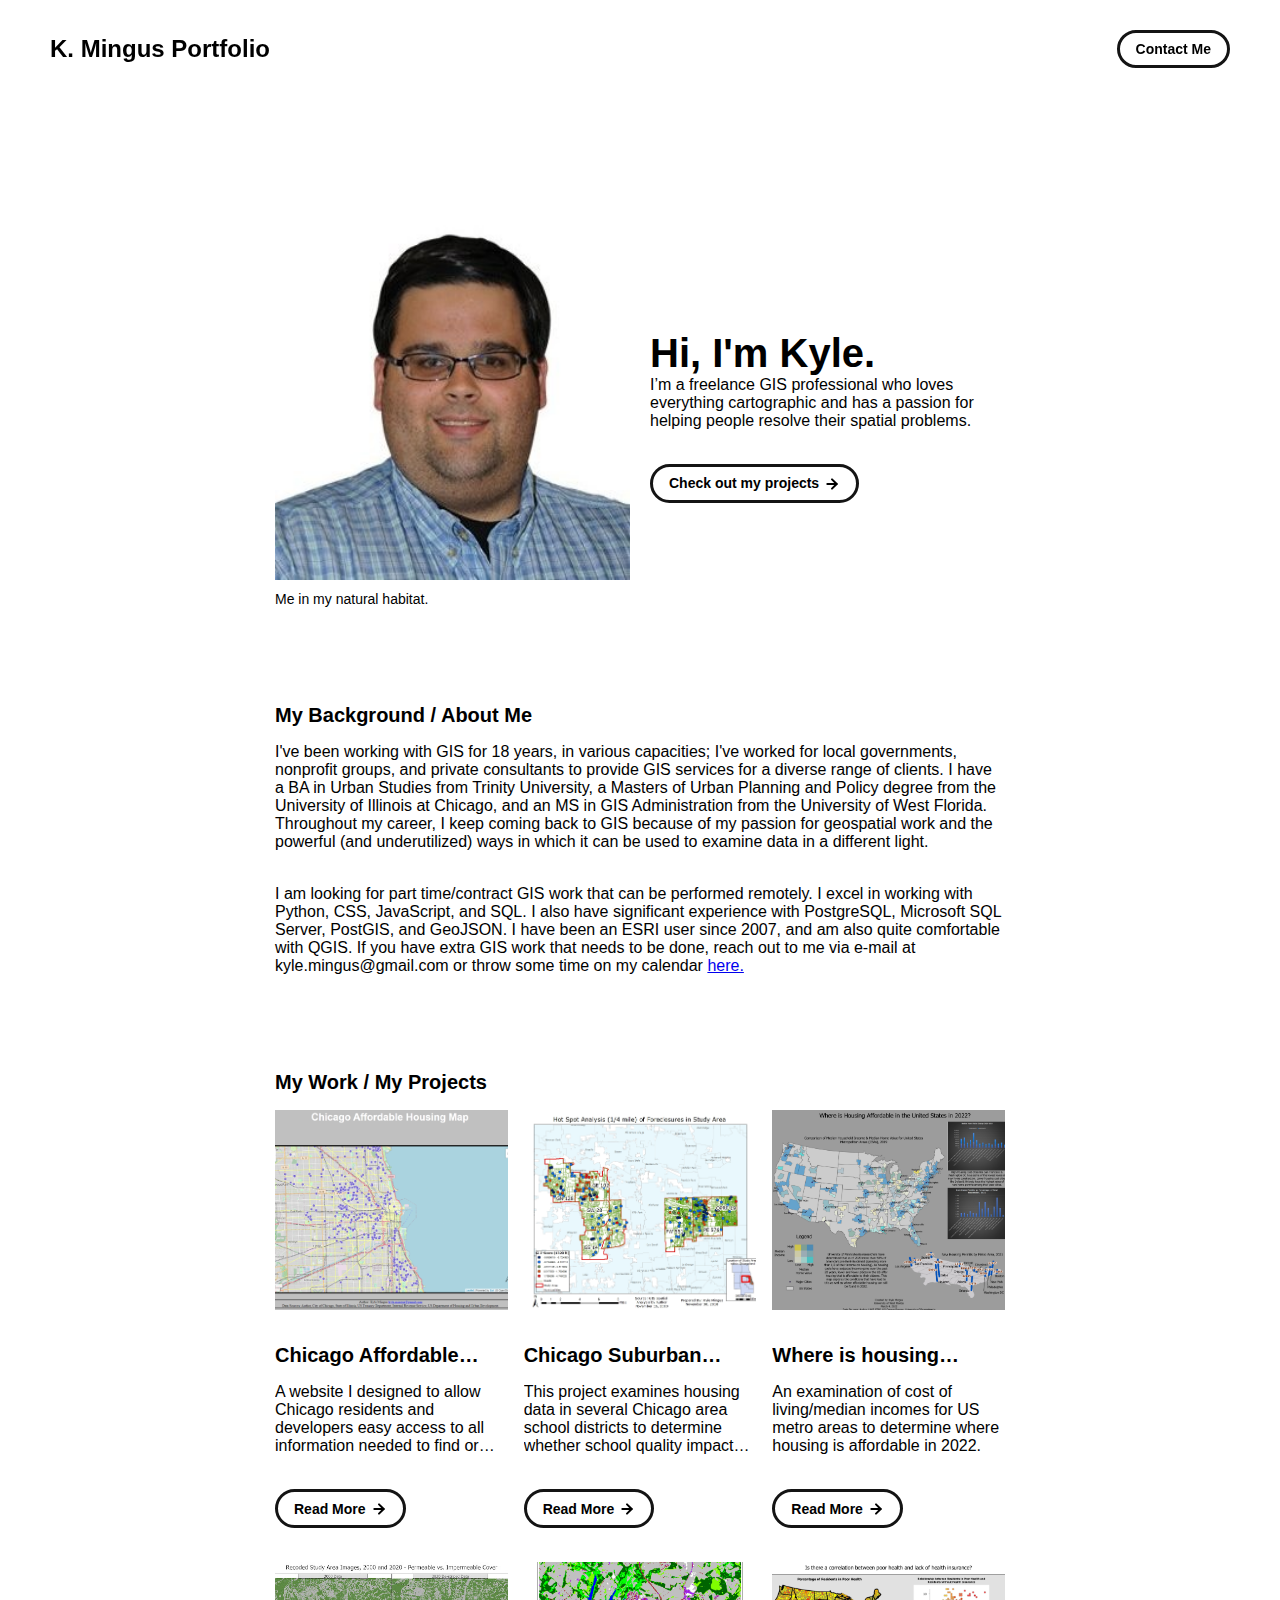
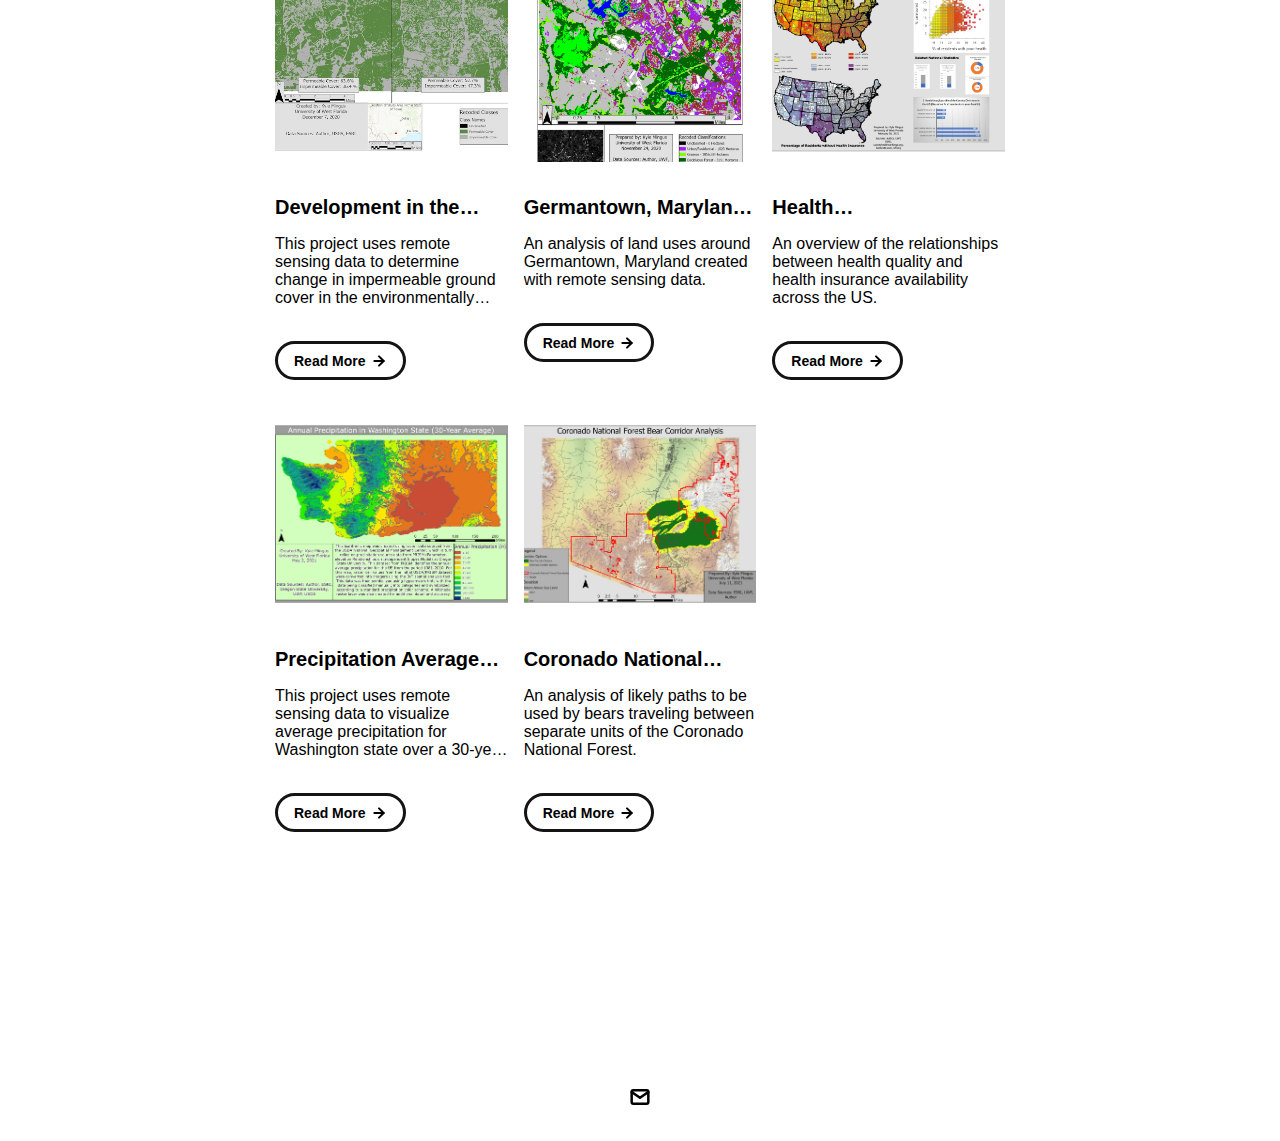
<file: index.html>
<!DOCTYPE html>
<html lang="en">
	<head>
		<meta charset="utf-8">

    <!-- 
      TODO

      Upload your Unemployable (or whatever photo you like) to the assets/images folder
      and change the name of the image below to match the uploaded one

      Change the title in the <title> tag to whatever you would like the title of your portfolio to be

      This should be the same across all pages.
     -->
    <link rel="icon" href="./assets/images/1311.png" />
		<title>Kyle Mingus Portfolio</title>
    <meta name="description" content="A portfolio template for the Unemployables community.">
    <meta name="viewport" content="width=device-width, initial-scale=1" />

		<link rel="stylesheet" href="./css/layout.css">
    <link rel="stylesheet" href="./css/typography.css">
    <link rel="stylesheet" href="./css/utilities.css">

		<script defer src="./js/script.js"></script>
	</head>
	<body>
    <!-- NAVBAR -->
    <div class="navbar">
      <a class="nav-title-link" href="./index.html">
        <!-- TODO - Change the "Portfolio Title" to whatever you want displayed in the top left -->
        <span class="nav-title">K. Mingus Portfolio</span>
         <!-- TODO - Change the email after 'mailto:' to your email address for contact -->
        <a class="button" href="mailto:kyle.mingus@gmail.com">
          <span class="button-text">Contact Me</span>
        </a>
      </a>
    </div>

    <!-- MAIN PAGE CONTENT -->
    <div id="main-content">

      <!-- PORTFOLIO HEADER -->
      <div id="portfolio-header">
        <div id="portfolio-header-image-container">
          <!-- 
            TODO

            - Change the img "src" attribute to point to the Unemployable image you uploaded (or whatever image).
            - Change the number to point to your Unemployable & replace the OpenSea link with your own
            - If you aren't using an Unemployable as your image, remove the entire "a" element
          -->
          <img src="./assets/images/selfie.jpg" class="portfolio-header-image">
          <a class="no-underline" target="_blank" href="https://opensea.io/assets/0xe0be388ab81c47b0f098d2030a1c9ef190691a8a/1311">
            <span class="image-caption">Me in my natural habitat.</span>
          </a>
        </div>

          <!-- 
            TODO

            - Change the main-title to whatver you want
            - Change the body-text after that to a quick introduction to what you do
            - Edit the button text if you feel like it. It will link to the projects section below.
          -->
        <div id="portfolio-header-text-container">
            <div class="header-text">
              <span class="main-title">Hi, I'm Kyle.</span>
              <div class="body-text">I’m a freelance GIS professional who loves everything cartographic and has a passion for helping people resolve their spatial problems.</div>
            </div>
            <a class="button" id="my-work-link">
              <span class="button-text">Check out my projects</span> 
              <image src="./assets/icons/arrow-right.svg" class="right-arrow-icon"/>
            </a>
        </div>
      </div>

      <!-- ABOUT SECTION -->
      <!-- 
        TODO

        - Change the subheader-text to whatever header you want
        - Add paragraphs using the <div class="body-text"></div> elements in the "about-section-content"
      -->
      <div id="about-section">
        <span class="subheader-text">My Background / About Me</span>
        <div class="about-section-content">
          <div class="body-text">I've been working with GIS for 18 years, in various capacities; I've worked for local governments, nonprofit groups, and private consultants to provide GIS services for a diverse range of clients. I have a BA in Urban Studies from Trinity University, a Masters of Urban Planning and Policy degree from the University of Illinois at Chicago, and an MS in GIS Administration from the University of West Florida. Throughout my career, I keep coming back to GIS because of my passion for geospatial work and the powerful (and underutilized) ways in which it can be used to examine data in a different light.</div>
          <div class="body-text">I am looking for part time/contract GIS work that can be performed remotely. I excel in working with Python, CSS, JavaScript, and SQL. I also have significant experience with PostgreSQL, Microsoft SQL Server, PostGIS, and GeoJSON. I have been an ESRI user since 2007, and am also quite comfortable with QGIS. If you have extra GIS work that needs to be done, reach out to me via e-mail at kyle.mingus@gmail.com or throw some time on my calendar <a href="https://calendly.com/kyle-mingus/30min" target="_blank">here.</a></div>
        </div>
      </div>

      <!-- PROJECTS / MY WORK SECTION -->
      <div id="my-work-section">
        <!-- TODO - Change the subheader-text to whatever you want the Projects section header to say -->
        <span class="subheader-text">My Work / My Projects</span>

        <div class="projects-container">
          <!-- 
            TODO

            This is where the project cards live. Here's a base level project card for you to copy:
            <div class="project-card">
              <img src="./assets/images/IMAGE_NAME" class="project-image">
              <div class="project-card-text-container">
                <div class="subheader-text project-title">PROJECT_NAME</div>
                <div class="body-text project-card-text">SMALL_PROJECT_DESCRIPTION</div>
              </div>
              <a class="button" href="./project-pages/PROJECT_PAGE_NAME.html">
                <span class="button-text">Read More</span>
                <image src="./assets/icons/arrow-right.svg" class="right-arrow-icon"/>
              </a>
            </div>

            - To add a project to the this area, copy the above, paste it below this comment, and change the following:
                - IMAGE_NAME: the name of the image file in assets/images
                - PROJECT_NAME: the name of the project (keep it short, it only shows 1 line)
                - SMALL_PROJECT_DESCRIPTION: a quick project description (max 4 lines)
                - PROJECT_PAGE_NAME.html: the html filename for the project (must be in project-pages folder)
          -->
          <div class="project-card">
            <img src="./assets/images/finalmap1b.PNG" class="project-image">
            <div class="project-card-text-container">
              <div class="subheader-text project-title">Chicago Affordable Housing Resource Map</div>
              <div class="body-text project-card-text">A website I designed to allow Chicago residents and developers easy access to all information needed to find or build affordable housing.</div>
            </div>
            <a class="button" href="./project-pages/chicago_affordable_housing.html">
              <span class="button-text">Read More</span>
              <image src="./assets/icons/arrow-right.svg" class="right-arrow-icon"/>
            </a>
          </div>
          <div class="project-card">
            <img src="./assets/images/finalprojecthotspot1320.jpg" class="project-image">
            <div class="project-card-text-container">
              <div class="subheader-text project-title">Chicago Suburban Home Foreclosure Analysis</div>
              <div class="body-text project-card-text">This project examines housing data in several Chicago area school districts to determine whether school quality impacts foreclosure rates.</div>
            </div>
            <a class="button" href="./project-pages/home_foreclosure_map.html">
              <span class="button-text">Read More</span>
              <image src="./assets/icons/arrow-right.svg" class="right-arrow-icon"/>
            </a>
          </div>
          <div class="project-card">
            <img src="./assets/images/housing.jpg" class="project-image">
            <div class="project-card-text-container">
              <div class="subheader-text project-title">Where is housing affordable in the US in 2022?</div>
              <div class="body-text project-card-text">An examination of cost of living/median incomes for US metro areas to determine where housing is affordable in 2022.</div>
            </div>
            <a class="button" href="./project-pages/housing_income_map.html">
              <span class="button-text">Read More</span>
              <image src="./assets/icons/arrow-right.svg" class="right-arrow-icon"/>
            </a>
          </div>
		   <div class="project-card">
              <img src="./assets/images/edwardsaquifer.jpg" class="project-image">
              <div class="project-card-text-container">
                <div class="subheader-text project-title">Development in the Edwards Aquifer Recharge Zone, 2000-2020</div>
                <div class="body-text project-card-text">This project uses remote sensing data to determine change in impermeable ground cover in the environmentally sensitive Edwards Aquifer recharge zone.</div>
              </div>
              <a class="button" href="./project-pages/edwards_aquifer_map.html">
                <span class="button-text">Read More</span>
                <image src="./assets/icons/arrow-right.svg" class="right-arrow-icon"/>
              </a>
            </div>
			 <div class="project-card">
              <img src="./assets/images/germantown.jpg" class="project-image">
              <div class="project-card-text-container">
                <div class="subheader-text project-title">Germantown, Maryland Area Land Use Map</div>
                <div class="body-text project-card-text">An analysis of land uses around Germantown, Maryland created with remote sensing data.</div>
              </div>
              <a class="button" href="./project-pages/germantown_remote_sensing.html">
                <span class="button-text">Read More</span>
                <image src="./assets/icons/arrow-right.svg" class="right-arrow-icon"/>
              </a>
            </div>
			 <div class="project-card">
              <img src="./assets/images/healthcare.jpg" class="project-image">
              <div class="project-card-text-container">
                <div class="subheader-text project-title">Health Outcomes/Insurance Availability Map</div>
                <div class="body-text project-card-text">An overview of the relationships between health quality and health insurance availability across the US.</div>
              </div>
              <a class="button" href="./project-pages/insurance_health_map.html">
                <span class="button-text">Read More</span>
                <image src="./assets/icons/arrow-right.svg" class="right-arrow-icon"/>
              </a>
            </div>
			 <div class="project-card">
              <img src="./assets/images/WA.jpg" class="project-image">
              <div class="project-card-text-container">
                <div class="subheader-text project-title">Precipitation Averages for Washington State, 1981-2010</div>
                <div class="body-text project-card-text">This project uses remote sensing data to visualize average precipitation for Washington state over a 30-year period.</div>
              </div>
              <a class="button" href="./project-pages/washington_precip_map.html">
                <span class="button-text">Read More</span>
                <image src="./assets/icons/arrow-right.svg" class="right-arrow-icon"/>
              </a>
            </div>
			 <div class="project-card">
              <img src="./assets/images/Coronado.jpg" class="project-image">
              <div class="project-card-text-container">
                <div class="subheader-text project-title">Coronado National Forest Bear Corridor Analysis</div>
                <div class="body-text project-card-text">An analysis of likely paths to be used by bears traveling between separate units of the Coronado National Forest.</div>
              </div>
              <a class="button" href="./project-pages/coronado_bear_map.html">
                <span class="button-text">Read More</span>
                <image src="./assets/icons/arrow-right.svg" class="right-arrow-icon"/>
              </a>
            </div>
        </div>
      </div>
    </div>

    <!-- FOOTER -->
    <div id="footer">
      <!-- 
        TODO - Change href to your Instagram account (can also delete entire "a" element if no Instagram) 

        This should be the same across all pages.
      -->
     
      <!-- 
        TODO - Change href to your Twitter account (can also delete entire "a" element if no Twitter) 
      
        This should be the same across all pages.
      -->
      
      <!-- 
        TODO - Change the email after "mailto" to your contact email 
      
        This should be the same across all pages.
      -->
      <a class="icon-link" href="mailto:kyle.mingus@gmail.com">
        <image src="./assets/icons/mail.svg" class="footer-icon"/>
      </a>
    </div>

	</body>
</html>
</file>
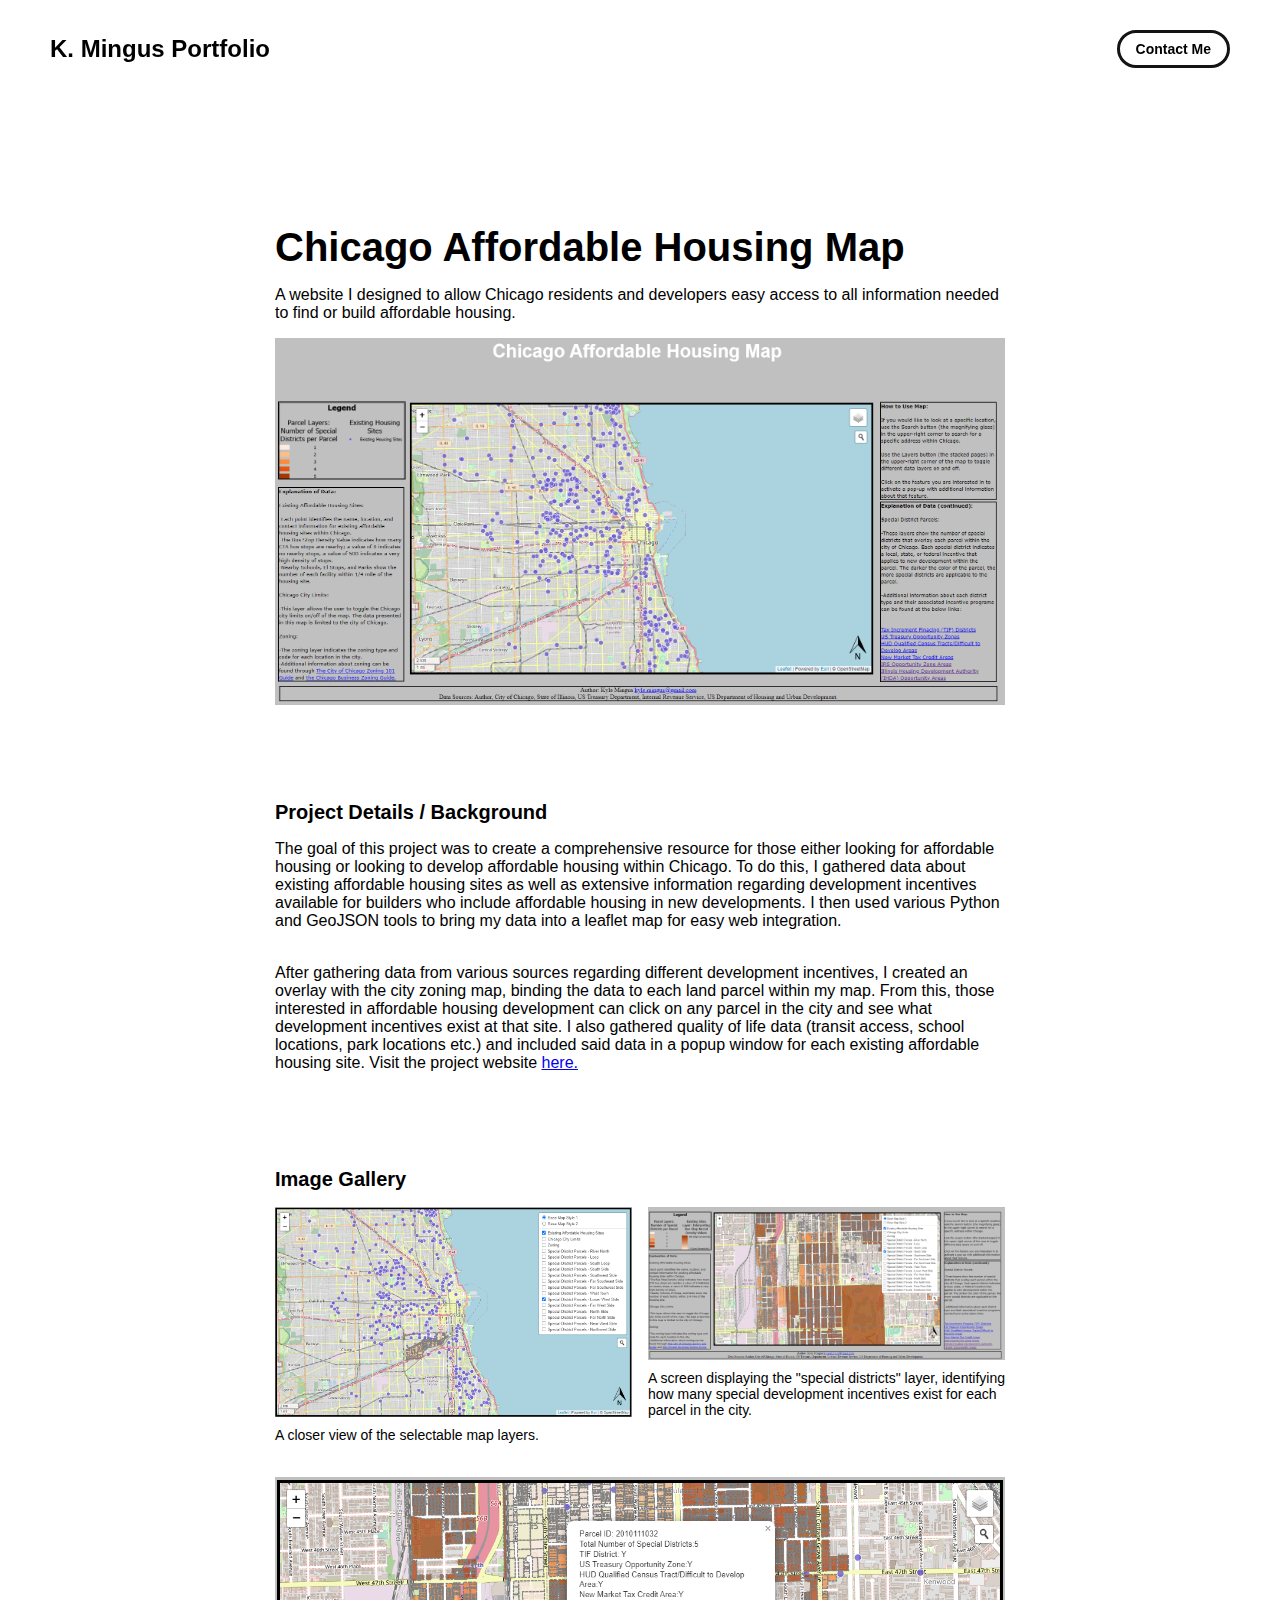
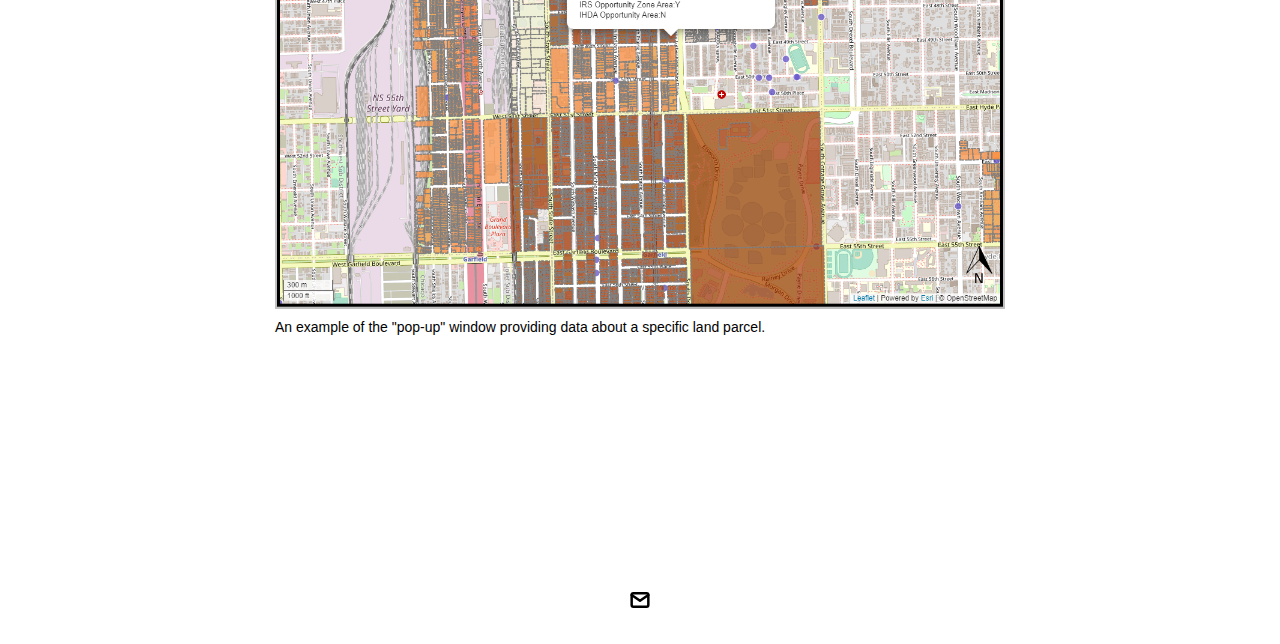
<file: project-pages/chicago_affordable_housing.html>
<!-- 
  IMPORTANT! 
  
  Keep this file unchanged to use as a template for all future project pages. 

  For every new project you add to your portfolio, make a copy of this file in the
  'project-pages' folder with a name related to the project.
-->


<!DOCTYPE html>
<html lang="en">
	<head>
		<meta charset="utf-8">
    <!-- 
      TODO

      Upload your Unemployable (or whatever photo you like) to the assets/images folder
      and change the name of the image below to match the uploaded one

      Change the title in the <title> tag to whatever you would like the title of your portfolio to be

      This should be the same across all pages.
     -->
     <link rel="icon" href="../assets/images/1311.png" />
     <title>Kyle Mingus Portfolio</title>
    <meta name="description" content="A portfolio template for the Unemployables community.">
    <meta name="viewport" content="width=device-width, initial-scale=1" />

		<link rel="stylesheet" href="../css/layout.css">
    <link rel="stylesheet" href="../css/typography.css">
    <link rel="stylesheet" href="../css/utilities.css">

		<script defer src="../js/script.js"></script>
	</head>
	<body>
    <!-- NAVBAR -->
    <div class="navbar">
      <a class="nav-title-link" href="../index.html">
        <!-- 
          TODO - Change the "Portfolio Title" to whatever you want displayed in the top left

          (this should be the same across all pages)
         -->
        <span class="nav-title">K. Mingus Portfolio</span>
        <!-- 
          TODO - Change the email after 'mailto:' to your email address for contact 
        
          (this should be the same across all pages)
        -->
        <a class="button" href="mailto:kyle.mingus@gmail.com">
          <span class="button-text">Contact Me</span>
        </a>
      </a>
    </div>

    <!-- MAIN PAGE CONTENT -->
    <div id="main-content">

      <!-- PROJECT HEADER -->
      <div id="project-header">
          <!-- 
            TODO

            - Change the 'main-title' text to the name of your project
            - Change the 'body-text' text to a short and sweet description of your project (maybe the same as the one on the project card)
            - Change "desktop.jpeg" to the image filename you uploaded in the assets/images folder.
          -->
        <div class="main-title">Chicago Affordable Housing Map</div>
        <div class="body-text">A website I designed to allow Chicago residents and developers easy access to all information needed to find or build affordable housing.</div>
        <image class="project-header-image" src="../assets/images/finalmap1b.PNG">
      </div>

      <!-- PROJECT DETAILS -->
      <!-- 
        TODO

        - Change the 'subheader-text' to whatever header you want for project details
        - Add paragraphs using the <div class="body-text"></div> elements in the "project-details-content"
      -->
      <div id="project-details">
        <div class="subheader-text">Project Details / Background</div>
        <div class="project-details-content">
          <div class="body-text">The goal of this project was to create a comprehensive resource for those either looking for affordable housing or looking to develop affordable housing within Chicago. To do this, I gathered data about existing affordable housing sites as well as extensive information regarding development incentives available for builders who include affordable housing in new developments. I then used various Python and GeoJSON tools to bring my data into a leaflet map for easy web integration.</div>
          <div class="body-text">After gathering data from various sources regarding different development incentives, I created an overlay with the city zoning map, binding the data to each land parcel within my map. From this, those interested in affordable housing development can click on any parcel in the city and see what development incentives exist at that site. I also gathered quality of life data (transit access, school locations, park locations etc.) and included said data in a popup window for each existing affordable housing site. Visit the project website <a href="https://kmingus.github.io" target="_blank">here.</a></div>
        </div>
      </div>

      <!-- IMAGE GALLERY -->
      <div id="project-gallery">
        <!-- TODO - Change the 'subheader-text' to whatever you want the Gallery section header to say -->
        <div class="subheader-text">Image Gallery</div>
        <div class="project-gallery-content">
            <!-- 
              TODO

              This is where the images in the gallery live. Here's a simple gallery image for you to copy:

              Full Width Image:

                <div class="gallery-image-container">
                  <img src="../assets/images/IMAGE_NAME" class="gallery-image">
                  <span class="image-caption">IMAGE_CAPTION</span>
                </div>

              Half Width Image: 

                <div class="gallery-image-container half-width">
                  <img src="../assets/images/IMAGE_NAME" class="gallery-image">
                  <span class="image-caption">IMAGE_CAPTION</span>
                </div>

              - To add an image to the this area, copy one of the above, paste it below this comment, and change the following:
                  - IMAGE_NAME: the name of the image file in assets/images
                  - IMAGE_CAPTION: to the caption of the image
            -->
            <div class="gallery-image-container half-width">
              <img src="../assets/images/finalmap2.PNG" class="gallery-image">
              <span class="image-caption">A closer view of the selectable map layers.</span>
            </div>
            <div class="gallery-image-container half-width">
              <img src="../assets/images/finalmap4.PNG" class="gallery-image">
              <span class="image-caption">A screen displaying the "special districts" layer, identifying how many special development incentives exist for each parcel in the city.</span>
            </div>
            <div class="gallery-image-container">
              <img src="../assets/images/finalmap5.PNG" class="gallery-image">
              <span class="image-caption">An example of the "pop-up" window providing data about a specific land parcel.</span>
            </div>
        </div>
      </div>
    </div>

    <!-- FOOTER -->
    <div id="footer">
      <!-- 
        TODO - Change href to your Instagram account (can also delete entire "a" element if no Instagram) 

        This should be the same across all pages.
      -->
      
      <!-- 
        TODO - Change href to your Twitter account (can also delete entire "a" element if no Twitter) 
      
        This should be the same across all pages.
      -->
      
      <!-- 
        TODO - Change the email after "mailto" to your contact email 
      
        This should be the same across all pages.
      -->
      <a class="icon-link" href="mailto:kyle.mingus@gmail.com">
        <image src="../assets/icons/mail.svg" class="footer-icon"/>
      </a>
    </div>

	</body>
</html>
</file>
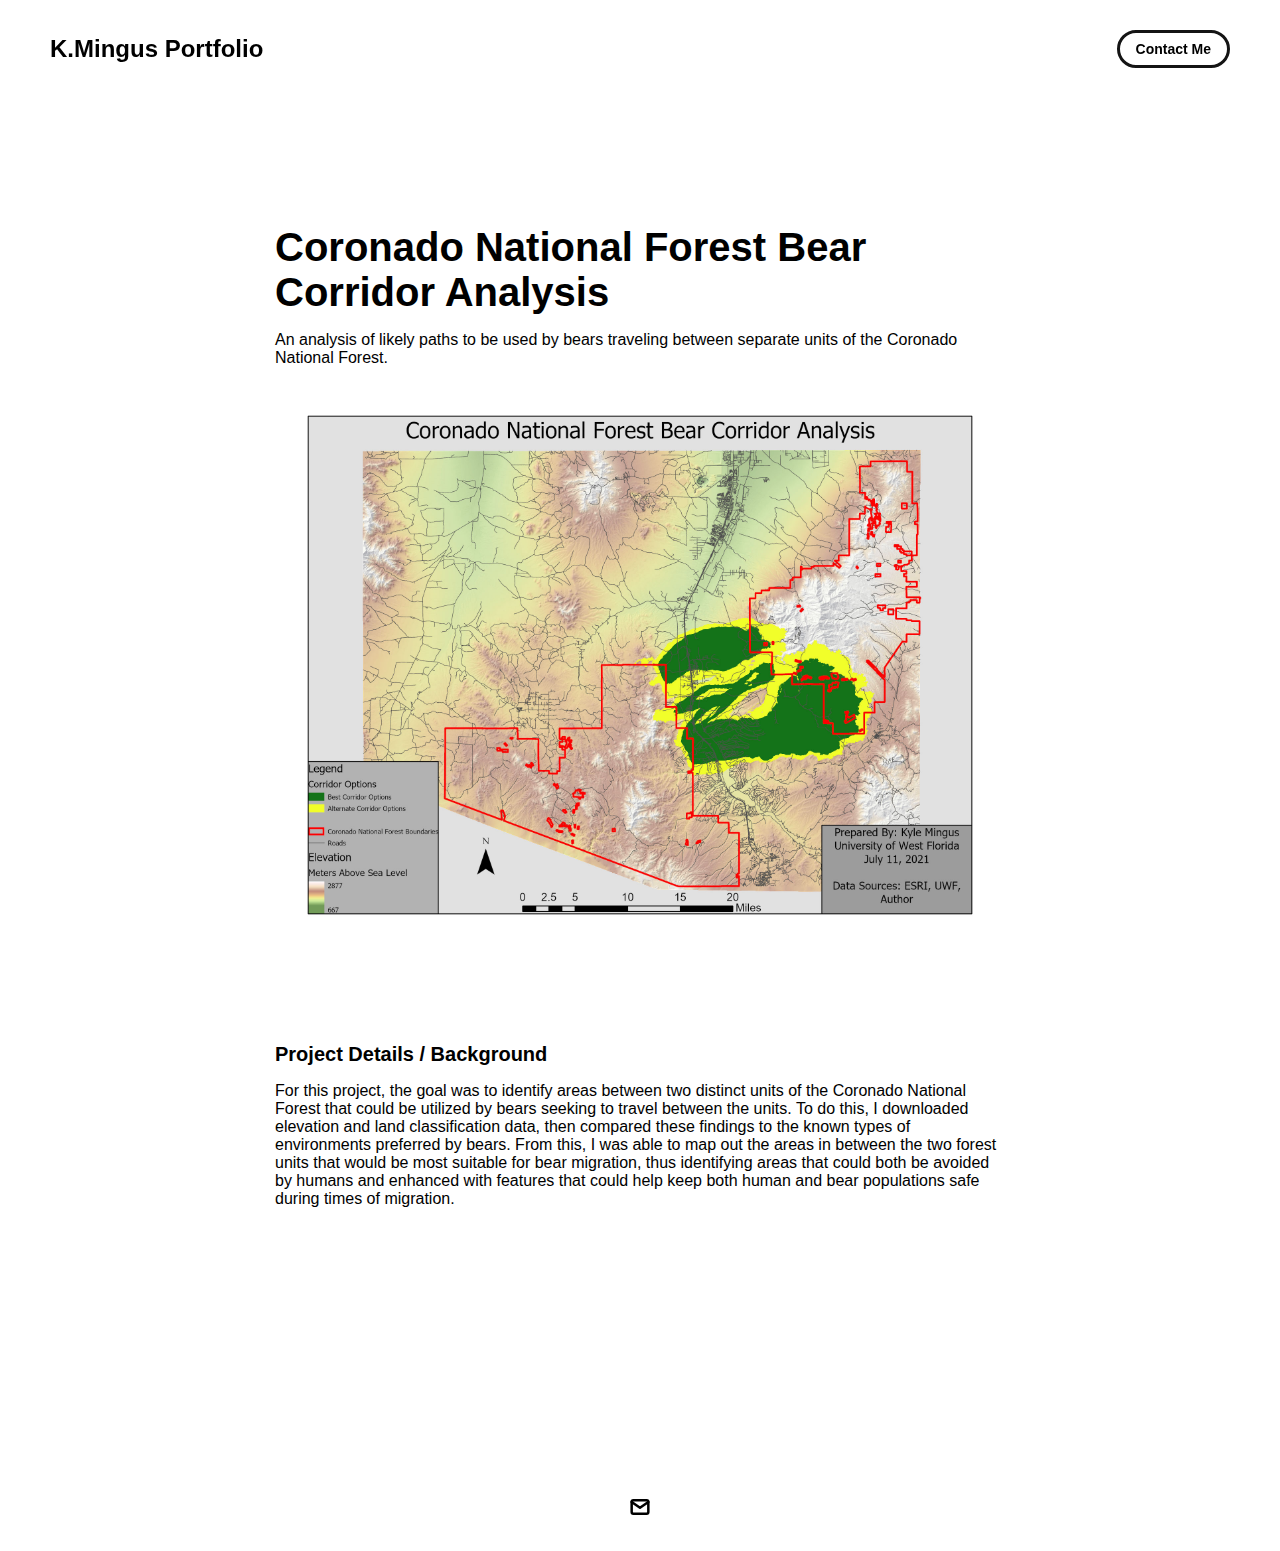
<file: project-pages/coronado_bear_map.html>
<!-- 
  IMPORTANT! 
  
  Keep this file unchanged to use as a template for all future project pages. 

  For every new project you add to your portfolio, make a copy of this file in the
  'project-pages' folder with a name related to the project.
-->


<!DOCTYPE html>
<html lang="en">
	<head>
		<meta charset="utf-8">
    <!-- 
      TODO

      Upload your Unemployable (or whatever photo you like) to the assets/images folder
      and change the name of the image below to match the uploaded one

      Change the title in the <title> tag to whatever you would like the title of your portfolio to be

      This should be the same across all pages.
     -->
     <link rel="icon" href="../assets/images/1311.png" />
     <title>Kyle Mingus Portfolio</title>
    <meta name="description" content="A portfolio template for the Unemployables community.">
    <meta name="viewport" content="width=device-width, initial-scale=1" />

		<link rel="stylesheet" href="../css/layout.css">
    <link rel="stylesheet" href="../css/typography.css">
    <link rel="stylesheet" href="../css/utilities.css">

		<script defer src="../js/script.js"></script>
	</head>
	<body>
    <!-- NAVBAR -->
    <div class="navbar">
      <a class="nav-title-link" href="../index.html">
        <!-- 
          TODO - Change the "Portfolio Title" to whatever you want displayed in the top left

          (this should be the same across all pages)
         -->
        <span class="nav-title">K.Mingus Portfolio</span>
        <!-- 
          TODO - Change the email after 'mailto:' to your email address for contact 
        
          (this should be the same across all pages)
        -->
        <a class="button" href="mailto:kyle.mingus@gmail.com">
          <span class="button-text">Contact Me</span>
        </a>
      </a>
    </div>

    <!-- MAIN PAGE CONTENT -->
    <div id="main-content">

      <!-- PROJECT HEADER -->
      <div id="project-header">
          <!-- 
            TODO

            - Change the 'main-title' text to the name of your project
            - Change the 'body-text' text to a short and sweet description of your project (maybe the same as the one on the project card)
            - Change "desktop.jpeg" to the image filename you uploaded in the assets/images folder.
          -->
        <div class="main-title">Coronado National Forest Bear Corridor Analysis</div>
        <div class="body-text">An analysis of likely paths to be used by bears traveling between separate units of the Coronado National Forest.</div>
        <image class="project-header-image" src="../assets/images/Coronado.jpg">
      </div>

      <!-- PROJECT DETAILS -->
      <!-- 
        TODO

        - Change the 'subheader-text' to whatever header you want for project details
        - Add paragraphs using the <div class="body-text"></div> elements in the "project-details-content"
      -->
      <div id="project-details">
        <div class="subheader-text">Project Details / Background</div>
        <div class="project-details-content">
          <div class="body-text">For this project, the goal was to identify areas between two distinct units of the Coronado National Forest that could be utilized by bears seeking to travel between the units. To do this, I downloaded elevation and land classification data, then compared these findings to the known types of environments preferred by bears. From this, I was able to map out the areas in between the two forest units that would be most suitable for bear migration, thus identifying areas that could both be avoided by humans and enhanced with features that could help keep both human and bear populations safe during times of migration.</div>
          <div class="body-text"></div>
        </div>
      </div>

      <!-- IMAGE GALLERY -->
     
        <!-- TODO - Change the 'subheader-text' to whatever you want the Gallery section header to say -->
        
            <!-- 
              TODO

              This is where the images in the gallery live. Here's a simple gallery image for you to copy:

              Full Width Image:

                <div class="gallery-image-container">
                  <img src="../assets/images/IMAGE_NAME" class="gallery-image">
                  <span class="image-caption">IMAGE_CAPTION</span>
                </div>

              Half Width Image: 

                <div class="gallery-image-container half-width">
                  <img src="../assets/images/IMAGE_NAME" class="gallery-image">
                  <span class="image-caption">IMAGE_CAPTION</span>
                </div>

              - To add an image to the this area, copy one of the above, paste it below this comment, and change the following:
                  - IMAGE_NAME: the name of the image file in assets/images
                  - IMAGE_CAPTION: to the caption of the image
            -->
       
        </div>
      </div>
    </div>

    <!-- FOOTER -->
    <div id="footer">
      <!-- 
        TODO - Change href to your Instagram account (can also delete entire "a" element if no Instagram) 

        This should be the same across all pages.
      -->
     
      <!-- 
        TODO - Change href to your Twitter account (can also delete entire "a" element if no Twitter) 
      
        This should be the same across all pages.
      -->
     
      <!-- 
        TODO - Change the email after "mailto" to your contact email 
      
        This should be the same across all pages.
      -->
      <a class="icon-link" href="mailto:kyle.mingus@gmail.com">
        <image src="../assets/icons/mail.svg" class="footer-icon"/>
      </a>
    </div>

	</body>
</html>
</file>
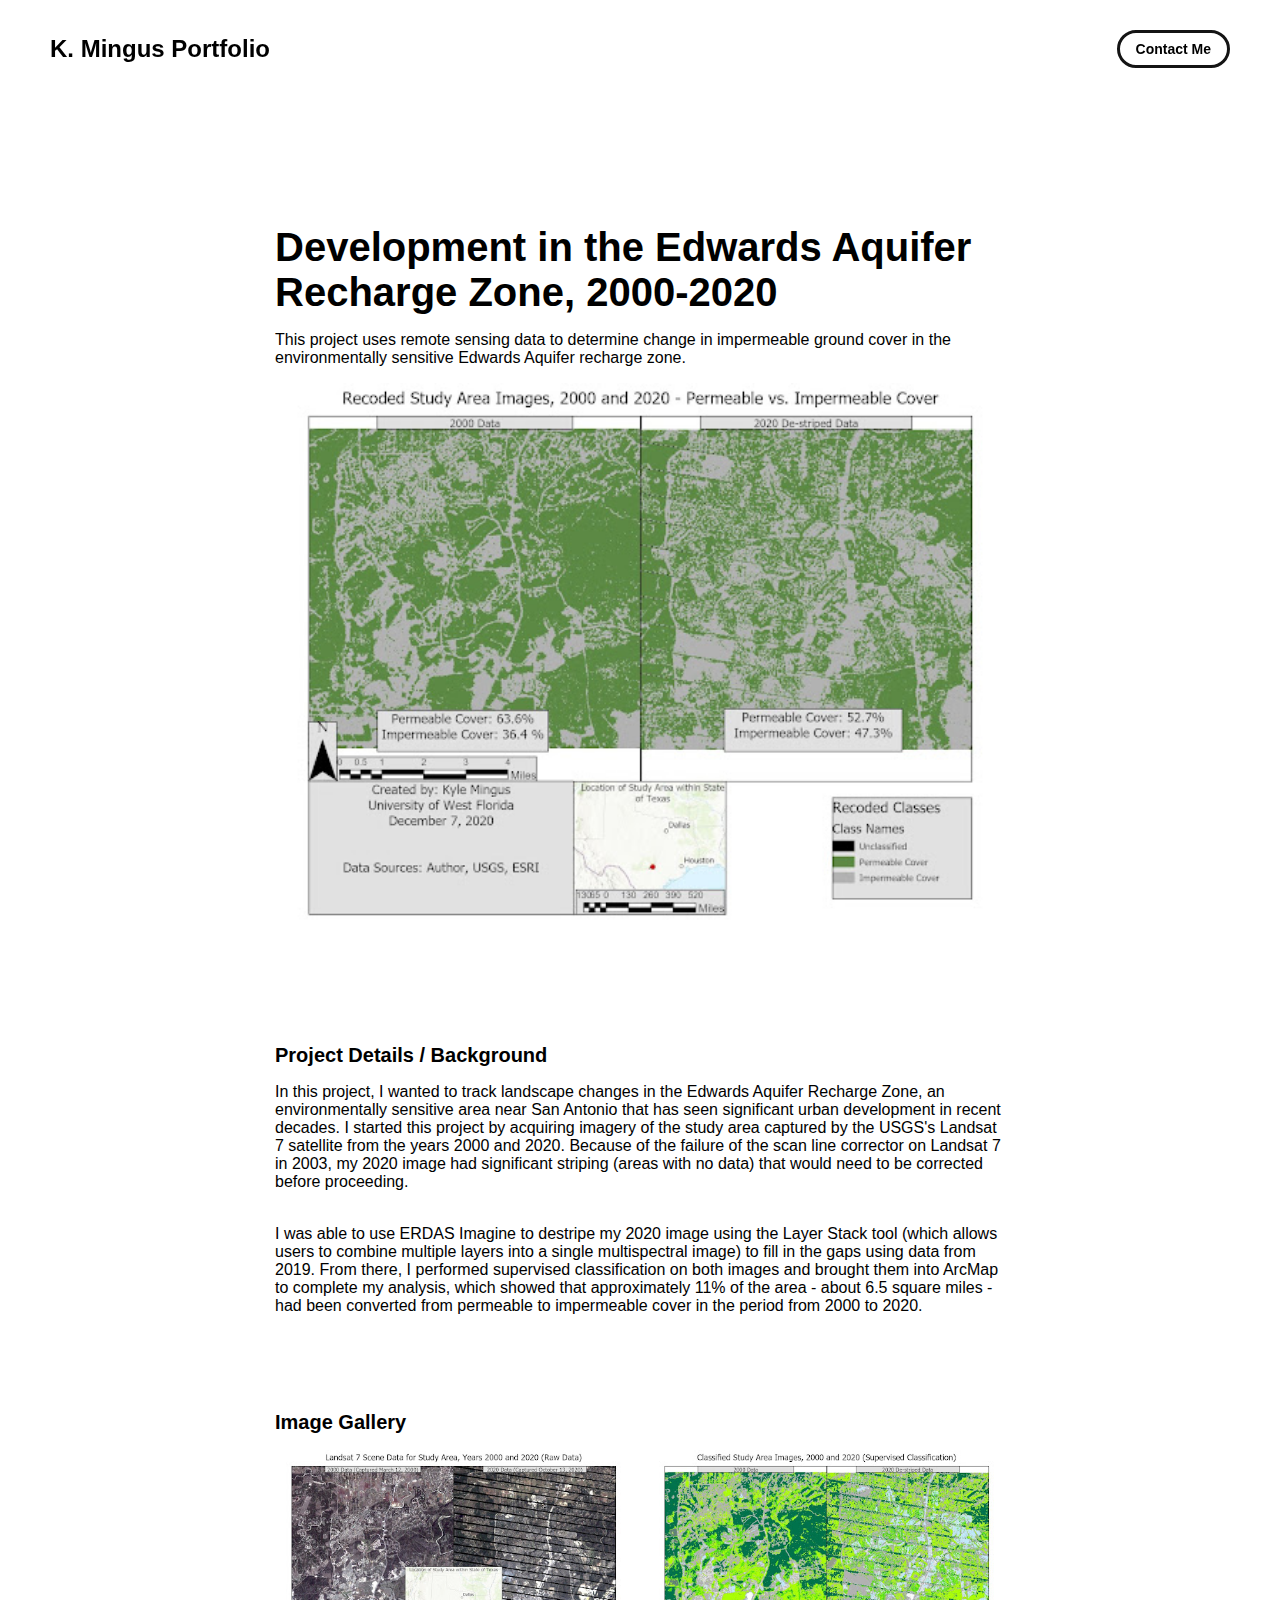
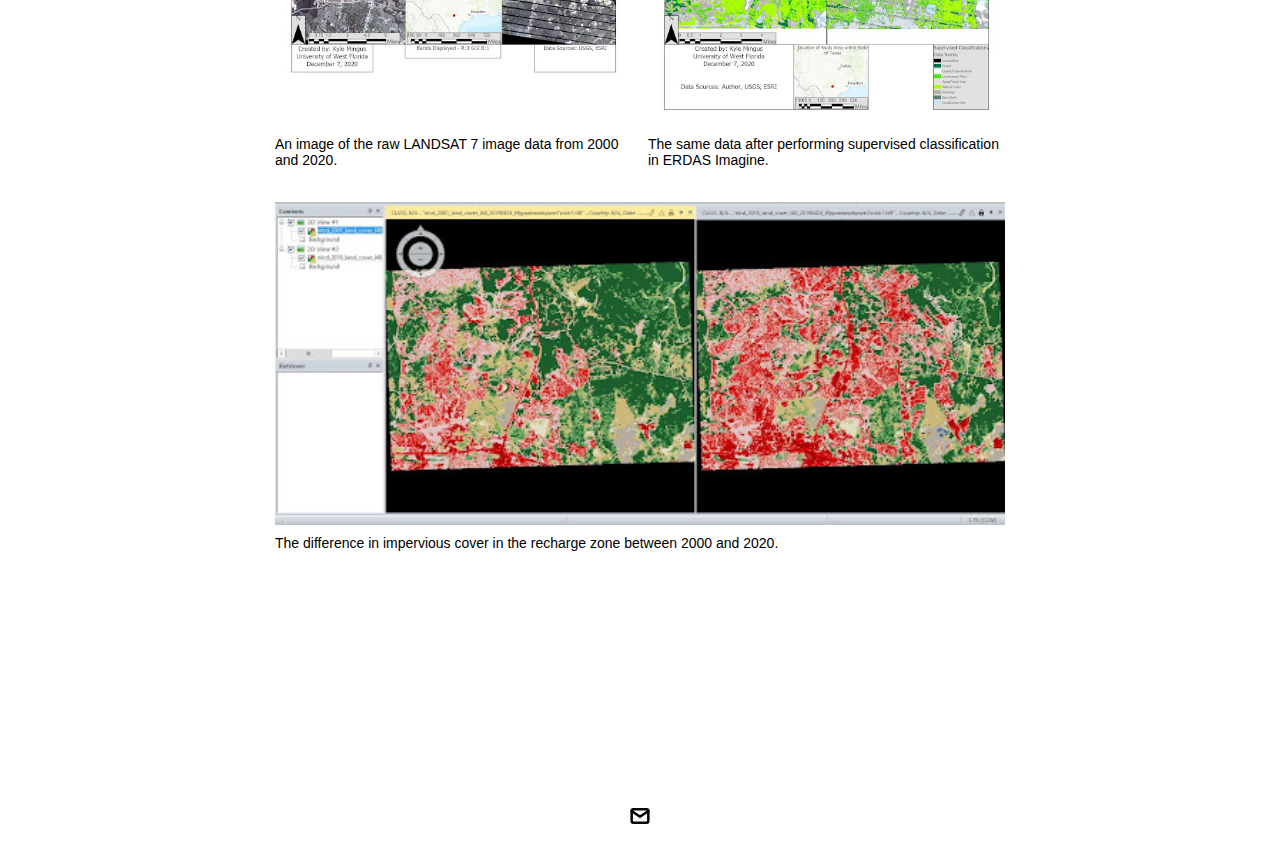
<file: project-pages/edwards_aquifer_map.html>
<!-- 
  IMPORTANT! 
  
  Keep this file unchanged to use as a template for all future project pages. 

  For every new project you add to your portfolio, make a copy of this file in the
  'project-pages' folder with a name related to the project.
-->


<!DOCTYPE html>
<html lang="en">
	<head>
		<meta charset="utf-8">
    <!-- 
      TODO

      Upload your Unemployable (or whatever photo you like) to the assets/images folder
      and change the name of the image below to match the uploaded one

      Change the title in the <title> tag to whatever you would like the title of your portfolio to be

      This should be the same across all pages.
     -->
     <link rel="icon" href="../assets/images/1311.png" />
     <title>Kyle Mingus Portfolio</title>
    <meta name="description" content="A portfolio template for the Unemployables community.">
    <meta name="viewport" content="width=device-width, initial-scale=1" />

		<link rel="stylesheet" href="../css/layout.css">
    <link rel="stylesheet" href="../css/typography.css">
    <link rel="stylesheet" href="../css/utilities.css">

		<script defer src="../js/script.js"></script>
	</head>
	<body>
    <!-- NAVBAR -->
    <div class="navbar">
      <a class="nav-title-link" href="../index.html">
        <!-- 
          TODO - Change the "Portfolio Title" to whatever you want displayed in the top left

          (this should be the same across all pages)
         -->
        <span class="nav-title">K. Mingus Portfolio</span>
        <!-- 
          TODO - Change the email after 'mailto:' to your email address for contact 
        
          (this should be the same across all pages)
        -->
        <a class="button" href="mailto:kyle.mingus@gmail.com">
          <span class="button-text">Contact Me</span>
        </a>
      </a>
    </div>

    <!-- MAIN PAGE CONTENT -->
    <div id="main-content">

      <!-- PROJECT HEADER -->
      <div id="project-header">
          <!-- 
            TODO

            - Change the 'main-title' text to the name of your project
            - Change the 'body-text' text to a short and sweet description of your project (maybe the same as the one on the project card)
            - Change "desktop.jpeg" to the image filename you uploaded in the assets/images folder.
          -->
        <div class="main-title">Development in the Edwards Aquifer Recharge Zone, 2000-2020</div>
        <div class="body-text">This project uses remote sensing data to determine change in impermeable ground cover in the environmentally sensitive Edwards Aquifer recharge zone.</div>
        <image class="project-header-image" src="../assets/images/edwardsaquifer.jpg">
      </div>

      <!-- PROJECT DETAILS -->
      <!-- 
        TODO

        - Change the 'subheader-text' to whatever header you want for project details
        - Add paragraphs using the <div class="body-text"></div> elements in the "project-details-content"
      -->
      <div id="project-details">
        <div class="subheader-text">Project Details / Background</div>
        <div class="project-details-content">
          <div class="body-text">In this project, I wanted to track landscape changes in the Edwards Aquifer Recharge Zone, an environmentally sensitive area near San Antonio that has seen significant urban development in recent decades. I started this project by acquiring imagery of the study area captured by the USGS's Landsat 7 satellite from the years 2000 and 2020. Because of the failure of the scan line corrector on Landsat 7 in 2003, my 2020 image had significant striping (areas with no data) that would need to be corrected before proceeding.</div>
          <div class="body-text">I was able to use ERDAS Imagine to destripe my 2020 image using the Layer Stack tool (which allows users to combine multiple layers into a single multispectral image) to fill in the gaps using data from 2019. From there, I performed supervised classification on both images and brought them into ArcMap to complete my analysis, which showed that approximately 11% of the area - about 6.5 square miles - had been converted from permeable to impermeable cover in the period from 2000 to 2020.</div>
        </div>
      </div>

      <!-- IMAGE GALLERY -->
      <div id="project-gallery">
        <!-- TODO - Change the 'subheader-text' to whatever you want the Gallery section header to say -->
        <div class="subheader-text">Image Gallery</div>
        <div class="project-gallery-content">
            <!-- 
              TODO

              This is where the images in the gallery live. Here's a simple gallery image for you to copy:

              Full Width Image:

                <div class="gallery-image-container">
                  <img src="../assets/images/IMAGE_NAME" class="gallery-image">
                  <span class="image-caption">IMAGE_CAPTION</span>
                </div>

              Half Width Image: 

                <div class="gallery-image-container half-width">
                  <img src="../assets/images/IMAGE_NAME" class="gallery-image">
                  <span class="image-caption">IMAGE_CAPTION</span>
                </div>

              - To add an image to the this area, copy one of the above, paste it below this comment, and change the following:
                  - IMAGE_NAME: the name of the image file in assets/images
                  - IMAGE_CAPTION: to the caption of the image
            -->
            <div class="gallery-image-container half-width">
              <img src="../assets/images/edwards_raw_data.jpg" class="gallery-image">
              <span class="image-caption">An image of the raw LANDSAT 7 image data from 2000 and 2020.</span>
            </div>
            <div class="gallery-image-container half-width">
              <img src="../assets/images/edwards_supervised_classification.jpg" class="gallery-image">
              <span class="image-caption">The same data after performing supervised classification in ERDAS Imagine.</span>
            </div>
            <div class="gallery-image-container">
              <img src="../assets/images/edwards_cover.jpg" class="gallery-image">
              <span class="image-caption">The difference in impervious cover in the recharge zone between 2000 and 2020.</span>
            </div>
        </div>
      </div>
    </div>

    <!-- FOOTER -->
    <div id="footer">
      <!-- 
        TODO - Change href to your Instagram account (can also delete entire "a" element if no Instagram) 

        This should be the same across all pages.
      -->
      
      <!-- 
        TODO - Change href to your Twitter account (can also delete entire "a" element if no Twitter) 
      
        This should be the same across all pages.
      -->
      
      <!-- 
        TODO - Change the email after "mailto" to your contact email 
      
        This should be the same across all pages.
      -->
      <a class="icon-link" href="mailto:kyle.mingus@gmail.com">
        <image src="../assets/icons/mail.svg" class="footer-icon"/>
      </a>
    </div>

	</body>
</html>
</file>
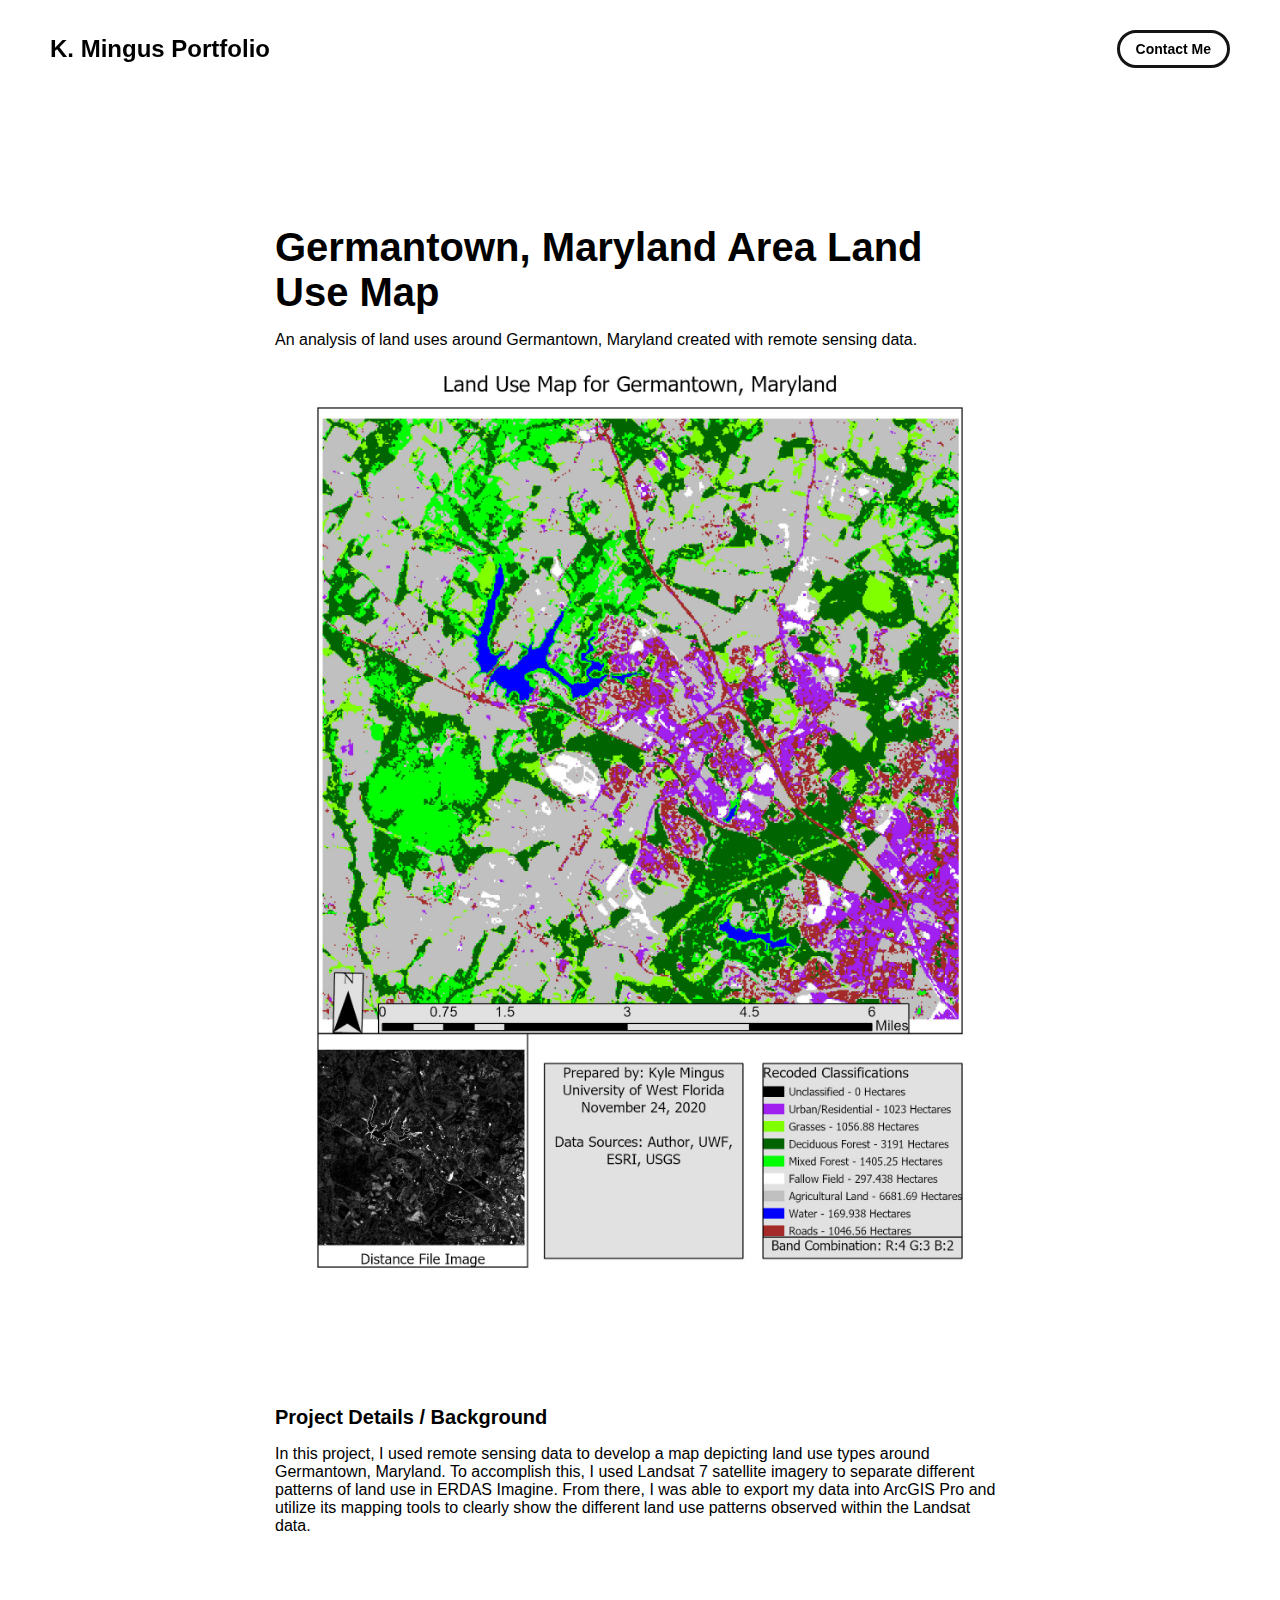
<file: project-pages/germantown_remote_sensing.html>
<!-- 
  IMPORTANT! 
  
  Keep this file unchanged to use as a template for all future project pages. 

  For every new project you add to your portfolio, make a copy of this file in the
  'project-pages' folder with a name related to the project.
-->


<!DOCTYPE html>
<html lang="en">
	<head>
		<meta charset="utf-8">
    <!-- 
      TODO

      Upload your Unemployable (or whatever photo you like) to the assets/images folder
      and change the name of the image below to match the uploaded one

      Change the title in the <title> tag to whatever you would like the title of your portfolio to be

      This should be the same across all pages.
     -->
     <link rel="icon" href="../assets/images/1311.png" />
     <title>Kyle Mingus Portfolio</title>
    <meta name="description" content="A portfolio template for the Unemployables community.">
    <meta name="viewport" content="width=device-width, initial-scale=1" />

		<link rel="stylesheet" href="../css/layout.css">
    <link rel="stylesheet" href="../css/typography.css">
    <link rel="stylesheet" href="../css/utilities.css">

		<script defer src="../js/script.js"></script>
	</head>
	<body>
    <!-- NAVBAR -->
    <div class="navbar">
      <a class="nav-title-link" href="../index.html">
        <!-- 
          TODO - Change the "Portfolio Title" to whatever you want displayed in the top left

          (this should be the same across all pages)
         -->
        <span class="nav-title">K. Mingus Portfolio</span>
        <!-- 
          TODO - Change the email after 'mailto:' to your email address for contact 
        
          (this should be the same across all pages)
        -->
        <a class="button" href="mailto:kyle.mingus@gmail.com">
          <span class="button-text">Contact Me</span>
        </a>
      </a>
    </div>

    <!-- MAIN PAGE CONTENT -->
    <div id="main-content">

      <!-- PROJECT HEADER -->
      <div id="project-header">
          <!-- 
            TODO

            - Change the 'main-title' text to the name of your project
            - Change the 'body-text' text to a short and sweet description of your project (maybe the same as the one on the project card)
            - Change "desktop.jpeg" to the image filename you uploaded in the assets/images folder.
          -->
        <div class="main-title">Germantown, Maryland Area Land Use Map</div>
        <div class="body-text">An analysis of land uses around Germantown, Maryland created with remote sensing data.</div>
        <image class="project-header-image" src="../assets/images/germantown.jpg">
      </div>

      <!-- PROJECT DETAILS -->
      <!-- 
        TODO

        - Change the 'subheader-text' to whatever header you want for project details
        - Add paragraphs using the <div class="body-text"></div> elements in the "project-details-content"
      -->
      <div id="project-details">
        <div class="subheader-text">Project Details / Background</div>
        <div class="project-details-content">
          <div class="body-text">In this project, I used remote sensing data to develop a map depicting land use types around Germantown, Maryland. To accomplish this, I used Landsat 7 satellite imagery to separate different patterns of land use in ERDAS Imagine. From there, I was able to export my data into ArcGIS Pro and utilize its mapping tools to clearly show the different land use patterns observed within the Landsat data.</div>
          <div class="body-text"></div>
        </div>
      </div>

      <!-- IMAGE GALLERY -->
      
        <!-- TODO - Change the 'subheader-text' to whatever you want the Gallery section header to say -->
       
            <!-- 
              TODO

              This is where the images in the gallery live. Here's a simple gallery image for you to copy:

              Full Width Image:

                <div class="gallery-image-container">
                  <img src="../assets/images/IMAGE_NAME" class="gallery-image">
                  <span class="image-caption">IMAGE_CAPTION</span>
                </div>

              Half Width Image: 

                <div class="gallery-image-container half-width">
                  <img src="../assets/images/IMAGE_NAME" class="gallery-image">
                  <span class="image-caption">IMAGE_CAPTION</span>
                </div>

              - To add an image to the this area, copy one of the above, paste it below this comment, and change the following:
                  - IMAGE_NAME: the name of the image file in assets/images
                  - IMAGE_CAPTION: to the caption of the image
            -->
           
        </div>
      </div>
    </div>

    <!-- FOOTER -->
    <div id="footer">
      <!-- 
        TODO - Change href to your Instagram account (can also delete entire "a" element if no Instagram) 

        This should be the same across all pages.
      -->
      
      <!-- 
        TODO - Change href to your Twitter account (can also delete entire "a" element if no Twitter) 
      
        This should be the same across all pages.
      -->
     
      <!-- 
        TODO - Change the email after "mailto" to your contact email 
      
        This should be the same across all pages.
      -->
      <a class="icon-link" href="mailto:kyle.mingus@gmail.com">
        <image src="../assets/icons/mail.svg" class="footer-icon"/>
      </a>
    </div>

	</body>
</html>
</file>
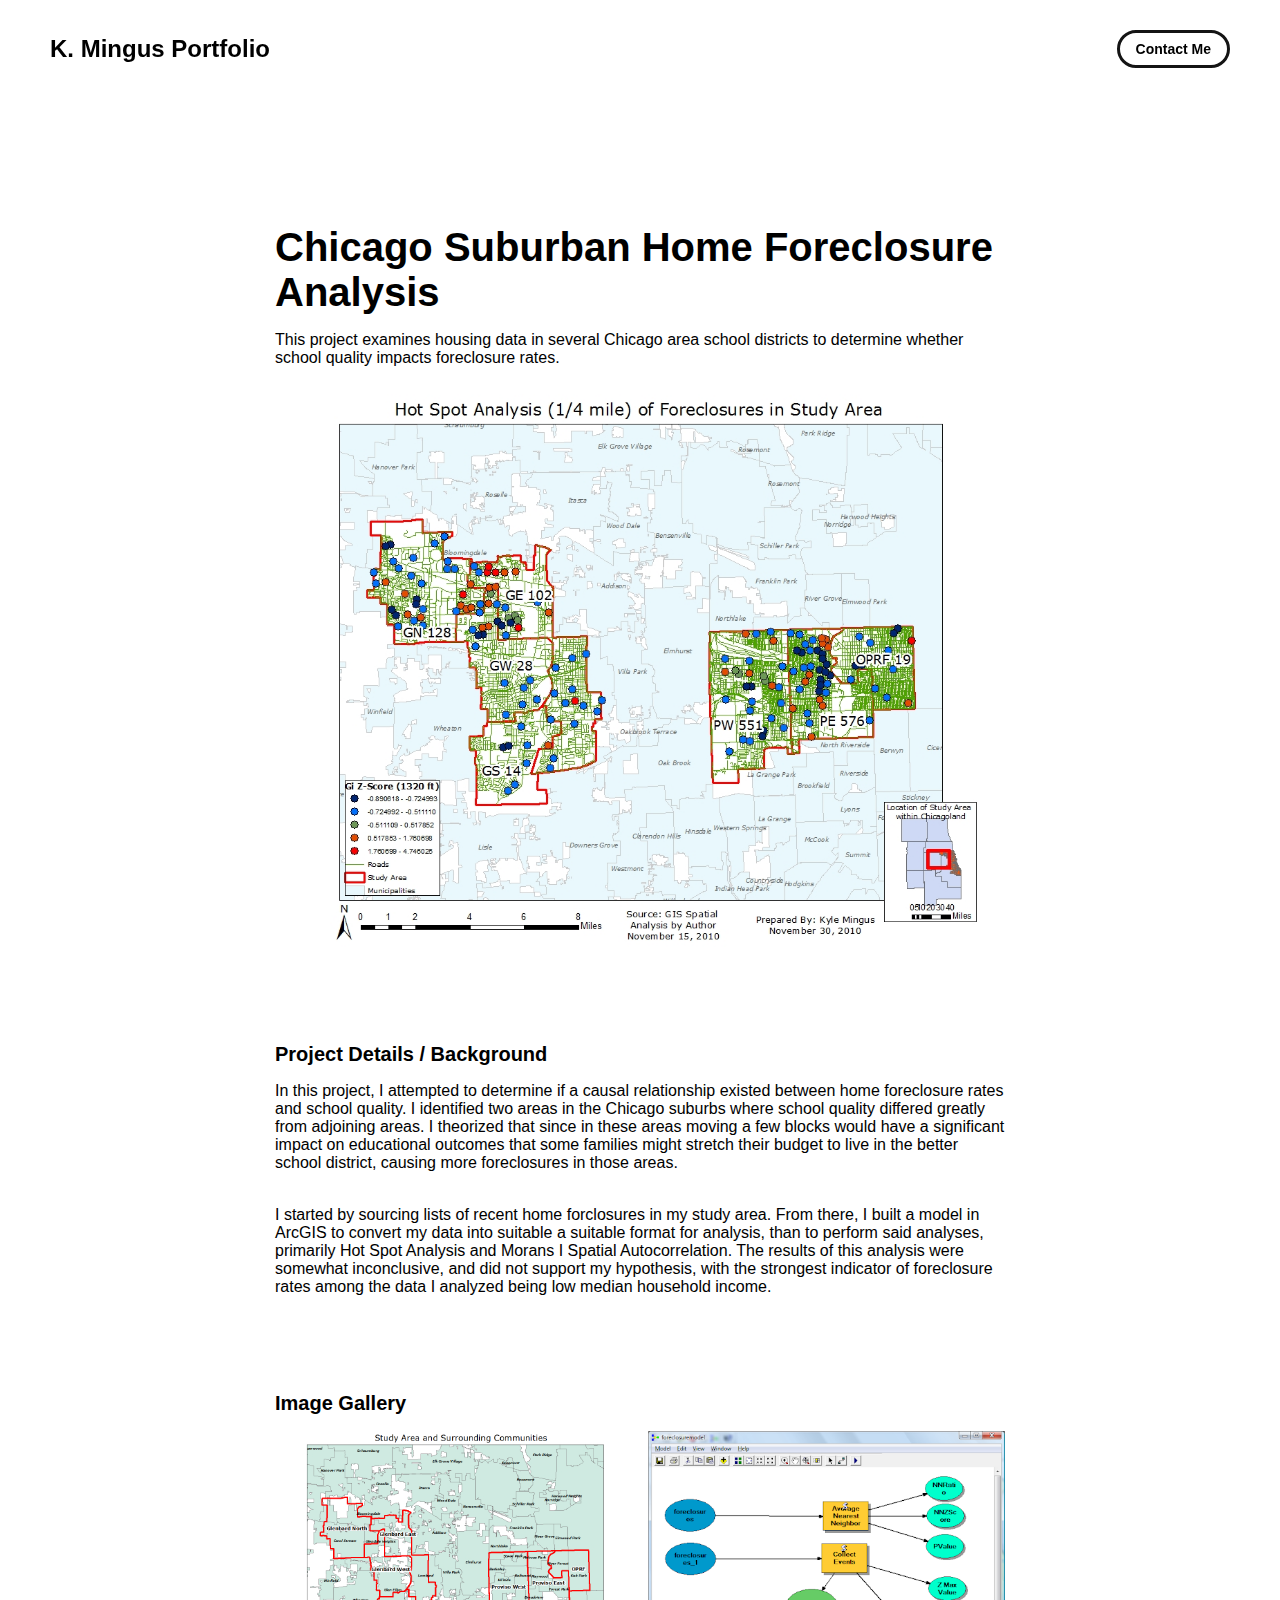
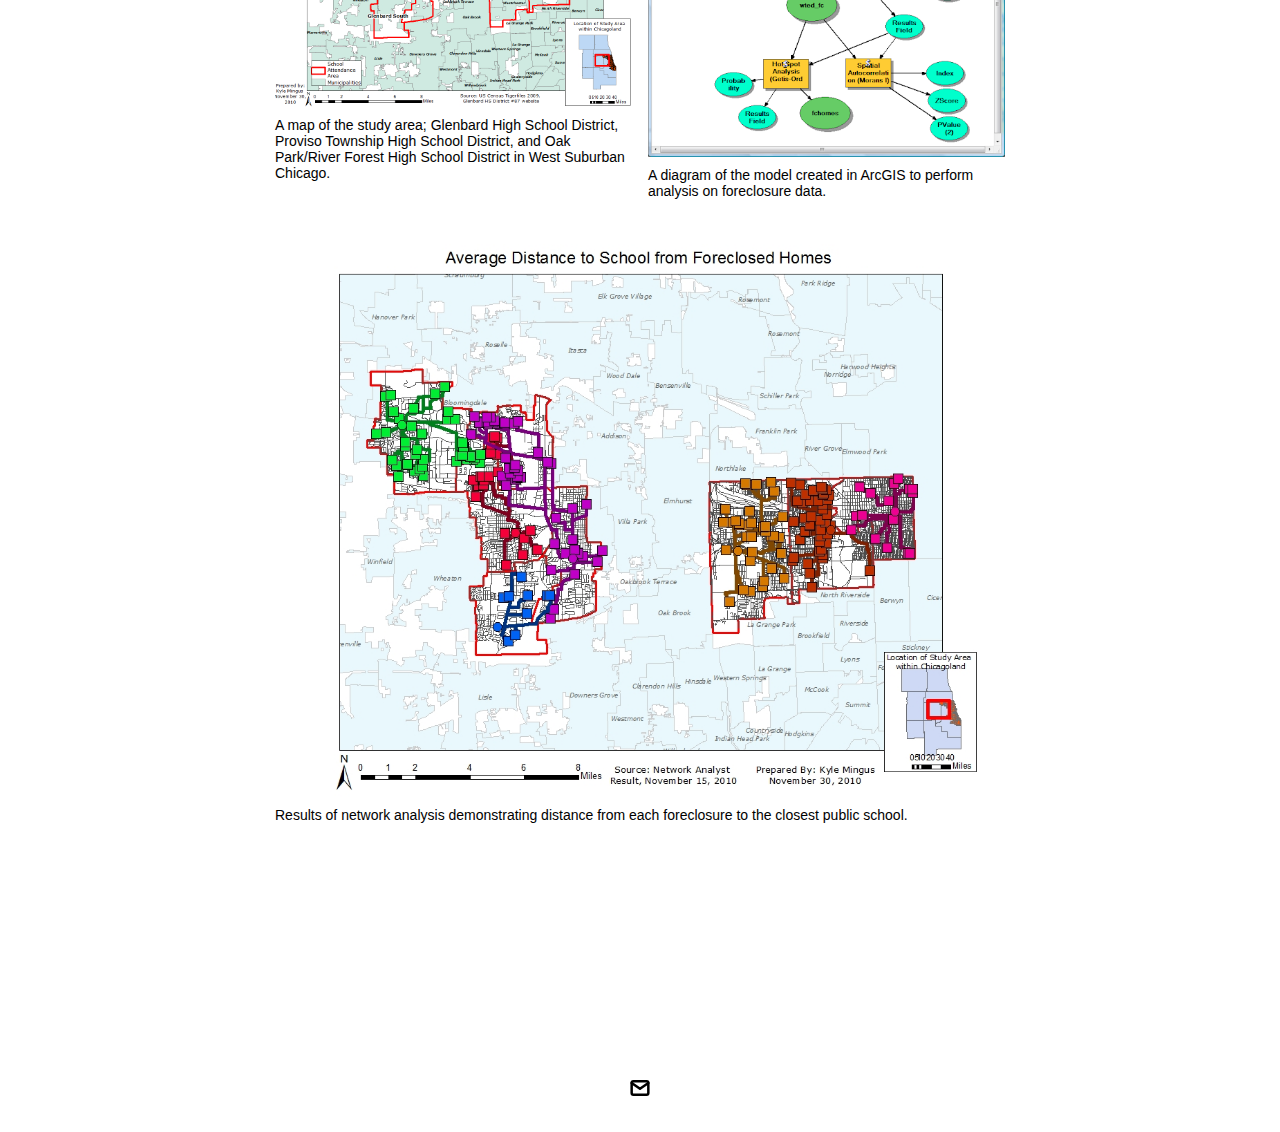
<file: project-pages/home_foreclosure_map.html>
<!-- 
  IMPORTANT! 
  
  Keep this file unchanged to use as a template for all future project pages. 

  For every new project you add to your portfolio, make a copy of this file in the
  'project-pages' folder with a name related to the project.
-->


<!DOCTYPE html>
<html lang="en">
	<head>
		<meta charset="utf-8">
    <!-- 
      TODO

      Upload your Unemployable (or whatever photo you like) to the assets/images folder
      and change the name of the image below to match the uploaded one

      Change the title in the <title> tag to whatever you would like the title of your portfolio to be

      This should be the same across all pages.
     -->
     <link rel="icon" href="../assets/images/1311.png" />
     <title>Kyle Mingus Portfolio</title>
    <meta name="description" content="A portfolio template for the Unemployables community.">
    <meta name="viewport" content="width=device-width, initial-scale=1" />

		<link rel="stylesheet" href="../css/layout.css">
    <link rel="stylesheet" href="../css/typography.css">
    <link rel="stylesheet" href="../css/utilities.css">

		<script defer src="../js/script.js"></script>
	</head>
	<body>
    <!-- NAVBAR -->
    <div class="navbar">
      <a class="nav-title-link" href="../index.html">
        <!-- 
          TODO - Change the "Portfolio Title" to whatever you want displayed in the top left

          (this should be the same across all pages)
         -->
        <span class="nav-title">K. Mingus Portfolio</span>
        <!-- 
          TODO - Change the email after 'mailto:' to your email address for contact 
        
          (this should be the same across all pages)
        -->
        <a class="button" href="mailto:kyle.mingus@gmail.com">
          <span class="button-text">Contact Me</span>
        </a>
      </a>
    </div>

    <!-- MAIN PAGE CONTENT -->
    <div id="main-content">

      <!-- PROJECT HEADER -->
      <div id="project-header">
          <!-- 
            TODO

            - Change the 'main-title' text to the name of your project
            - Change the 'body-text' text to a short and sweet description of your project (maybe the same as the one on the project card)
            - Change "desktop.jpeg" to the image filename you uploaded in the assets/images folder.
          -->
        <div class="main-title">Chicago Suburban Home Foreclosure Analysis</div>
        <div class="body-text">This project examines housing data in several Chicago area school districts to determine whether school quality impacts foreclosure rates.</div>
        <image class="project-header-image" src="../assets/images/finalprojecthotspot1320.jpg">
      </div>

      <!-- PROJECT DETAILS -->
      <!-- 
        TODO

        - Change the 'subheader-text' to whatever header you want for project details
        - Add paragraphs using the <div class="body-text"></div> elements in the "project-details-content"
      -->
      <div id="project-details">
        <div class="subheader-text">Project Details / Background</div>
        <div class="project-details-content">
          <div class="body-text">In this project, I attempted to determine if a causal relationship existed between home foreclosure rates and school quality. I identified two areas in the Chicago suburbs where school quality differed greatly from adjoining areas. I theorized that since in these areas moving a few blocks would have a significant impact on educational outcomes that some families might stretch their budget to live in the better school district, causing more foreclosures in those areas.</div>
          <div class="body-text">I started by sourcing lists of recent home forclosures in my study area. From there, I built a model in ArcGIS to convert my data into suitable a suitable format for analysis, than to perform said analyses, primarily Hot Spot Analysis and Morans I Spatial Autocorrelation. The results of this analysis were somewhat inconclusive, and did not support my hypothesis, with the strongest indicator of foreclosure rates among the data I analyzed being low median household income.</div>
        </div>
      </div>

      <!-- IMAGE GALLERY -->
      <div id="project-gallery">
        <!-- TODO - Change the 'subheader-text' to whatever you want the Gallery section header to say -->
        <div class="subheader-text">Image Gallery</div>
        <div class="project-gallery-content">
            <!-- 
              TODO

              This is where the images in the gallery live. Here's a simple gallery image for you to copy:

              Full Width Image:

                <div class="gallery-image-container">
                  <img src="../assets/images/IMAGE_NAME" class="gallery-image">
                  <span class="image-caption">IMAGE_CAPTION</span>
                </div>

              Half Width Image: 

                <div class="gallery-image-container half-width">
                  <img src="../assets/images/IMAGE_NAME" class="gallery-image">
                  <span class="image-caption">IMAGE_CAPTION</span>
                </div>

              - To add an image to the this area, copy one of the above, paste it below this comment, and change the following:
                  - IMAGE_NAME: the name of the image file in assets/images
                  - IMAGE_CAPTION: to the caption of the image
            -->
            <div class="gallery-image-container half-width">
              <img src="../assets/images/finalprojectlocator.jpg" class="gallery-image">
              <span class="image-caption">A map of the study area; Glenbard High School District, Proviso Township High School District, and Oak Park/River Forest High School District in West Suburban Chicago. </span>
            </div>
            <div class="gallery-image-container half-width">
              <img src="../assets/images/model_screenshot.png" class="gallery-image">
              <span class="image-caption">A diagram of the model created in ArcGIS to perform analysis on foreclosure data.</span>
            </div>
            <div class="gallery-image-container">
              <img src="../assets/images/finalprojectnetworkanalyst.jpg" class="gallery-image">
              <span class="image-caption">Results of network analysis demonstrating distance from each foreclosure to the closest public school.</span>
            </div>
        </div>
      </div>
    </div>

    <!-- FOOTER -->
    <div id="footer">
      <!-- 
        TODO - Change href to your Instagram account (can also delete entire "a" element if no Instagram) 

        This should be the same across all pages.
      -->
      
      <!-- 
        TODO - Change href to your Twitter account (can also delete entire "a" element if no Twitter) 
      
        This should be the same across all pages.
      -->
      
      <!-- 
        TODO - Change the email after "mailto" to your contact email 
      
        This should be the same across all pages.
      -->
      <a class="icon-link" href="mailto:kyle.mingus@gmail.com">
        <image src="../assets/icons/mail.svg" class="footer-icon"/>
      </a>
    </div>

	</body>
</html>
</file>
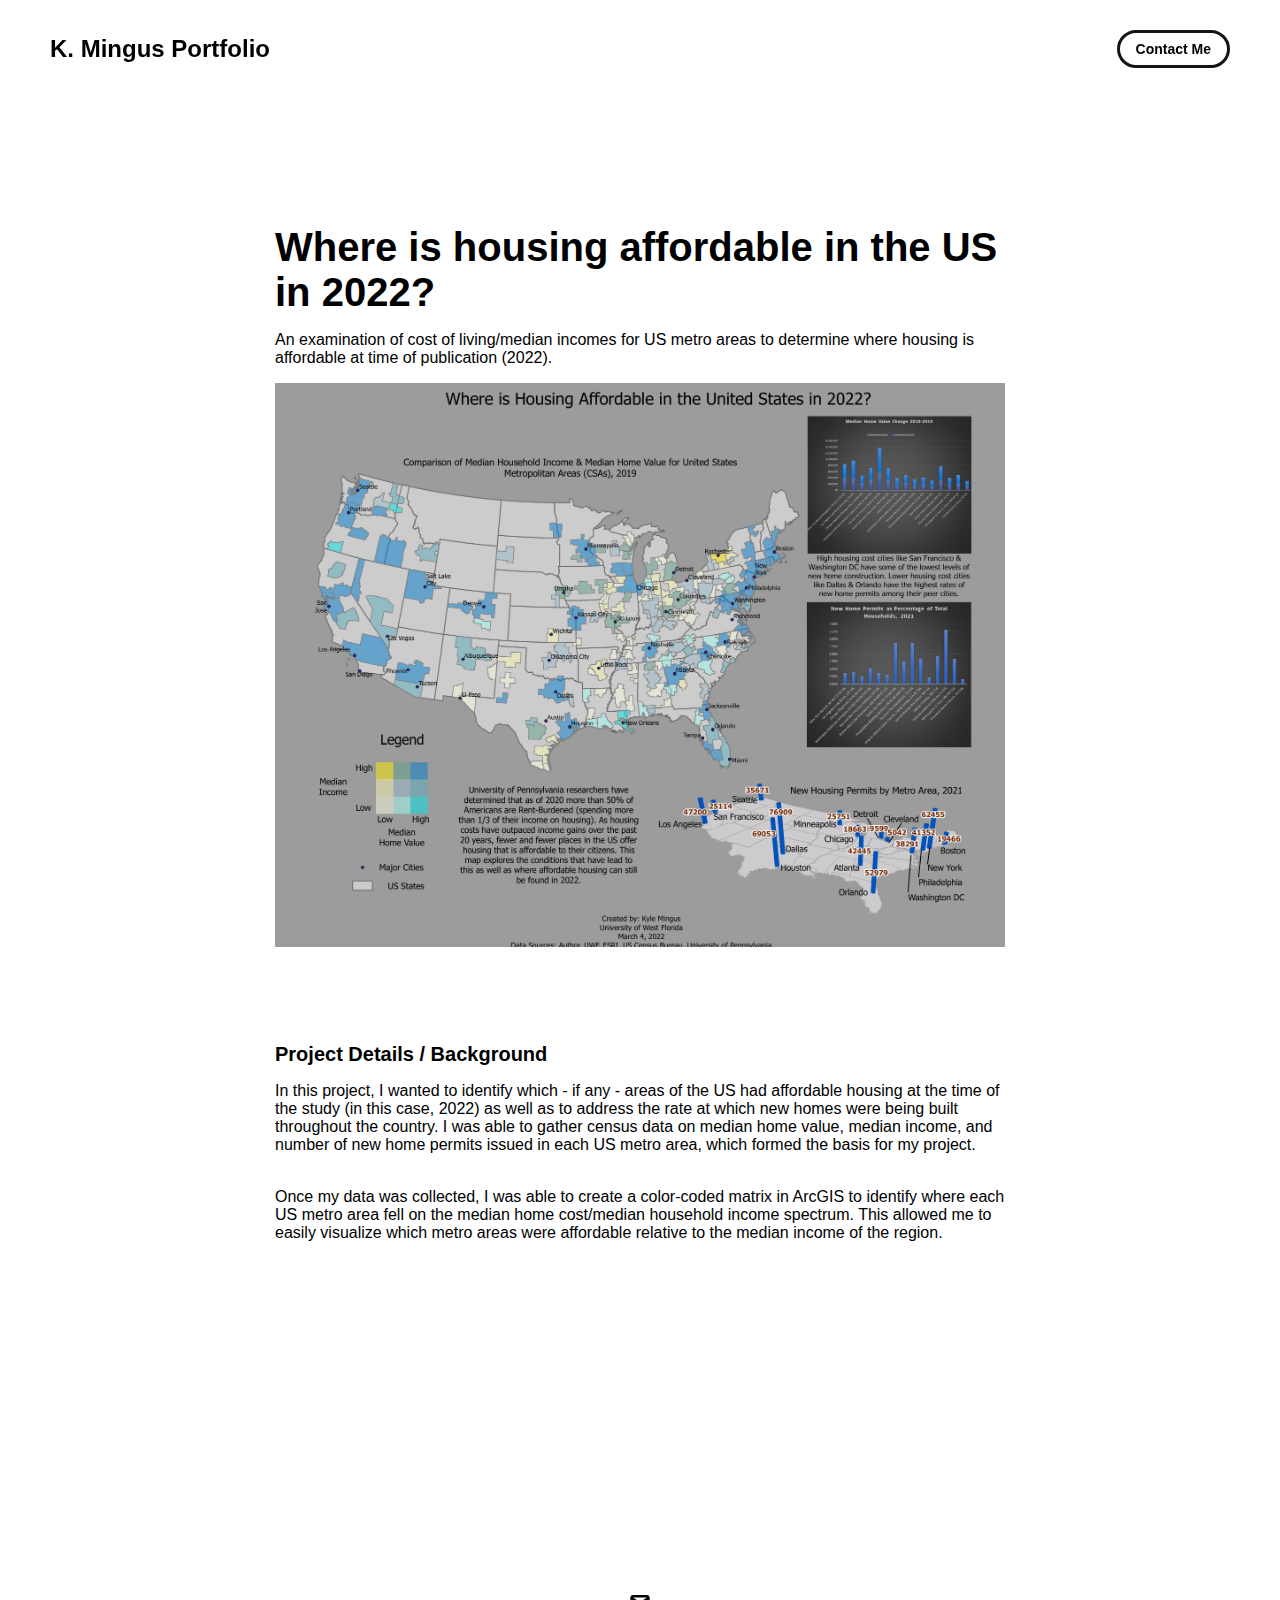
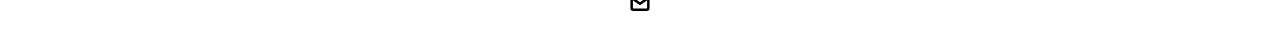
<file: project-pages/housing_income_map.html>
<!-- 
  IMPORTANT! 
  
  Keep this file unchanged to use as a template for all future project pages. 

  For every new project you add to your portfolio, make a copy of this file in the
  'project-pages' folder with a name related to the project.
-->


<!DOCTYPE html>
<html lang="en">
	<head>
		<meta charset="utf-8">
    <!-- 
      TODO

      Upload your Unemployable (or whatever photo you like) to the assets/images folder
      and change the name of the image below to match the uploaded one

      Change the title in the <title> tag to whatever you would like the title of your portfolio to be

      This should be the same across all pages.
     -->
     <link rel="icon" href="../assets/images/1311.png" />
     <title>Kyle Mingus Portfolio</title>
    <meta name="description" content="A portfolio template for the Unemployables community.">
    <meta name="viewport" content="width=device-width, initial-scale=1" />

		<link rel="stylesheet" href="../css/layout.css">
    <link rel="stylesheet" href="../css/typography.css">
    <link rel="stylesheet" href="../css/utilities.css">

		<script defer src="../js/script.js"></script>
	</head>
	<body>
    <!-- NAVBAR -->
    <div class="navbar">
      <a class="nav-title-link" href="../index.html">
        <!-- 
          TODO - Change the "Portfolio Title" to whatever you want displayed in the top left

          (this should be the same across all pages)
         -->
        <span class="nav-title">K. Mingus Portfolio</span>
        <!-- 
          TODO - Change the email after 'mailto:' to your email address for contact 
        
          (this should be the same across all pages)
        -->
        <a class="button" href="mailto:kyle.mingus@gmail.com">
          <span class="button-text">Contact Me</span>
        </a>
      </a>
    </div>

    <!-- MAIN PAGE CONTENT -->
    <div id="main-content">

      <!-- PROJECT HEADER -->
      <div id="project-header">
          <!-- 
            TODO

            - Change the 'main-title' text to the name of your project
            - Change the 'body-text' text to a short and sweet description of your project (maybe the same as the one on the project card)
            - Change "desktop.jpeg" to the image filename you uploaded in the assets/images folder.
          -->
        <div class="main-title">Where is housing affordable in the US in 2022?</div>
        <div class="body-text">An examination of cost of living/median incomes for US metro areas to determine where housing is affordable at time of publication (2022).</div>
        <image class="project-header-image" src="../assets/images/housing.jpg">
      </div>

      <!-- PROJECT DETAILS -->
      <!-- 
        TODO

        - Change the 'subheader-text' to whatever header you want for project details
        - Add paragraphs using the <div class="body-text"></div> elements in the "project-details-content"
      -->
      <div id="project-details">
        <div class="subheader-text">Project Details / Background</div>
        <div class="project-details-content">
          <div class="body-text">In this project, I wanted to identify which - if any - areas of the US had affordable housing at the time of the study (in this case, 2022) as well as to address the rate at which new homes were being built throughout the country. I was able to gather census data on median home value, median income, and number of new home permits issued in each US metro area, which formed the basis for my project.</div>
          <div class="body-text">Once my data was collected, I was able to create a color-coded matrix in ArcGIS to identify where each US metro area fell on the median home cost/median household income spectrum. This allowed me to easily visualize which metro areas were affordable relative to the median income of the region.  </div>
        </div>
      </div>

      <!-- IMAGE GALLERY -->
      <div id="project-gallery">
        <!-- TODO - Change the 'subheader-text' to whatever you want the Gallery section header to say -->
        
            <!-- 
              TODO

              This is where the images in the gallery live. Here's a simple gallery image for you to copy:

              Full Width Image:

                <div class="gallery-image-container">
                  <img src="../assets/images/IMAGE_NAME" class="gallery-image">
                  <span class="image-caption">IMAGE_CAPTION</span>
                </div>

              Half Width Image: 

                <div class="gallery-image-container half-width">
                  <img src="../assets/images/IMAGE_NAME" class="gallery-image">
                  <span class="image-caption">IMAGE_CAPTION</span>
                </div>

              - To add an image to the this area, copy one of the above, paste it below this comment, and change the following:
                  - IMAGE_NAME: the name of the image file in assets/images
                  - IMAGE_CAPTION: to the caption of the image
            -->
            
            
            
        </div>
      </div>
    </div>

    <!-- FOOTER -->
    <div id="footer">
      <!-- 
        TODO - Change href to your Instagram account (can also delete entire "a" element if no Instagram) 

        This should be the same across all pages.
      -->
      
      <!-- 
        TODO - Change href to your Twitter account (can also delete entire "a" element if no Twitter) 
      
        This should be the same across all pages.
      -->
      
      <!-- 
        TODO - Change the email after "mailto" to your contact email 
      
        This should be the same across all pages.
      -->
      <a class="icon-link" href="mailto:kyle.mingus@gmail.com">
        <image src="../assets/icons/mail.svg" class="footer-icon"/>
      </a>
    </div>

	</body>
</html>
</file>
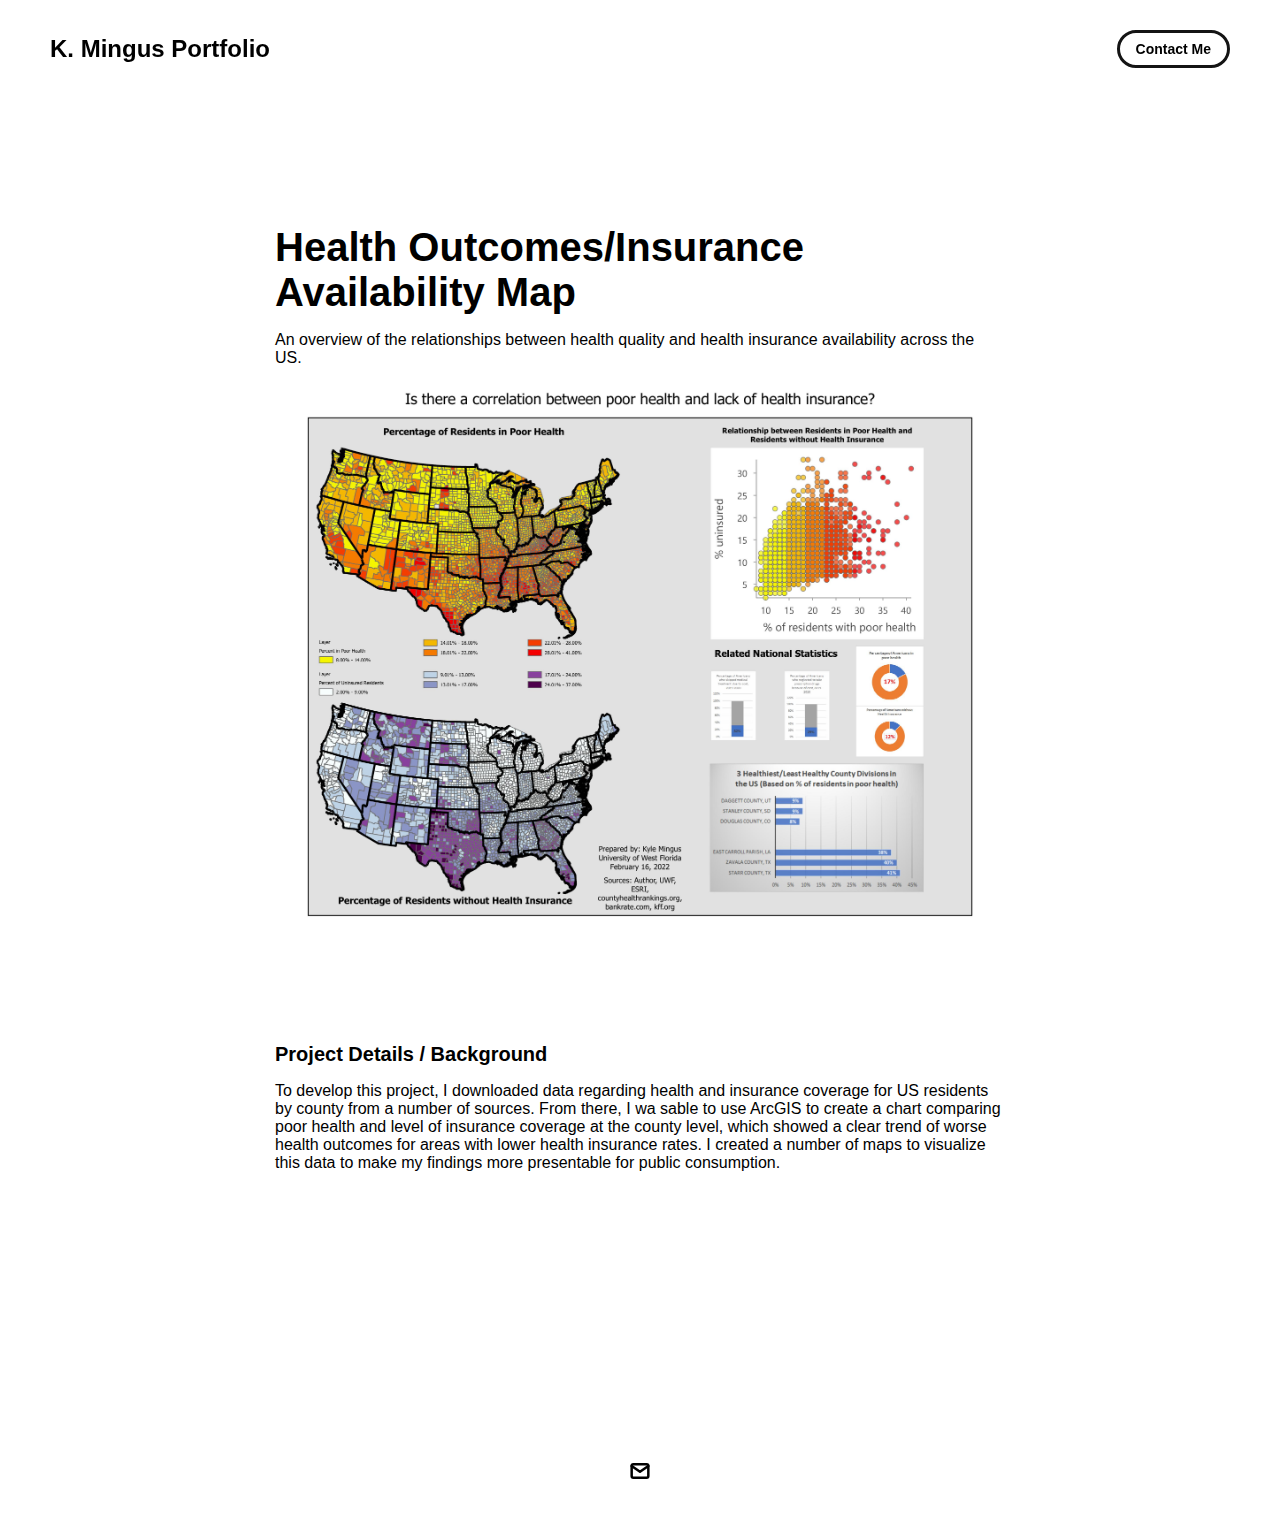
<file: project-pages/insurance_health_map.html>
<!-- 
  IMPORTANT! 
  
  Keep this file unchanged to use as a template for all future project pages. 

  For every new project you add to your portfolio, make a copy of this file in the
  'project-pages' folder with a name related to the project.
-->


<!DOCTYPE html>
<html lang="en">
	<head>
		<meta charset="utf-8">
    <!-- 
      TODO

      Upload your Unemployable (or whatever photo you like) to the assets/images folder
      and change the name of the image below to match the uploaded one

      Change the title in the <title> tag to whatever you would like the title of your portfolio to be

      This should be the same across all pages.
     -->
     <link rel="icon" href="../assets/images/1311.png" />
     <title>Kyle Mingus Portfolio</title>
    <meta name="description" content="A portfolio template for the Unemployables community.">
    <meta name="viewport" content="width=device-width, initial-scale=1" />

		<link rel="stylesheet" href="../css/layout.css">
    <link rel="stylesheet" href="../css/typography.css">
    <link rel="stylesheet" href="../css/utilities.css">

		<script defer src="../js/script.js"></script>
	</head>
	<body>
    <!-- NAVBAR -->
    <div class="navbar">
      <a class="nav-title-link" href="../index.html">
        <!-- 
          TODO - Change the "Portfolio Title" to whatever you want displayed in the top left

          (this should be the same across all pages)
         -->
        <span class="nav-title">K. Mingus Portfolio</span>
        <!-- 
          TODO - Change the email after 'mailto:' to your email address for contact 
        
          (this should be the same across all pages)
        -->
        <a class="button" href="mailto:kyle.mingus@gmail.com">
          <span class="button-text">Contact Me</span>
        </a>
      </a>
    </div>

    <!-- MAIN PAGE CONTENT -->
    <div id="main-content">

      <!-- PROJECT HEADER -->
      <div id="project-header">
          <!-- 
            TODO

            - Change the 'main-title' text to the name of your project
            - Change the 'body-text' text to a short and sweet description of your project (maybe the same as the one on the project card)
            - Change "desktop.jpeg" to the image filename you uploaded in the assets/images folder.
          -->
        <div class="main-title">Health Outcomes/Insurance Availability Map</div>
        <div class="body-text">An overview of the relationships between health quality and health insurance availability across the US.</div>
        <image class="project-header-image" src="../assets/images/healthcare.jpg">
      </div>

      <!-- PROJECT DETAILS -->
      <!-- 
        TODO

        - Change the 'subheader-text' to whatever header you want for project details
        - Add paragraphs using the <div class="body-text"></div> elements in the "project-details-content"
      -->
      <div id="project-details">
        <div class="subheader-text">Project Details / Background</div>
        <div class="project-details-content">
          <div class="body-text">To develop this project, I downloaded data regarding health and insurance coverage for US residents by county from a number of sources. From there, I wa sable to use ArcGIS to create a chart comparing poor health and level of insurance coverage at the county level, which showed a clear trend of worse health outcomes for areas with lower health insurance rates. I created a number of maps to visualize this data to make my findings more presentable for public consumption.</div>
          <div class="body-text"></div>
        </div>
      </div>

      <!-- IMAGE GALLERY -->
     
        <!-- TODO - Change the 'subheader-text' to whatever you want the Gallery section header to say -->
       
            <!-- 
              TODO

              This is where the images in the gallery live. Here's a simple gallery image for you to copy:

              Full Width Image:

                <div class="gallery-image-container">
                  <img src="../assets/images/IMAGE_NAME" class="gallery-image">
                  <span class="image-caption">IMAGE_CAPTION</span>
                </div>

              Half Width Image: 

                <div class="gallery-image-container half-width">
                  <img src="../assets/images/IMAGE_NAME" class="gallery-image">
                  <span class="image-caption">IMAGE_CAPTION</span>
                </div>

              - To add an image to the this area, copy one of the above, paste it below this comment, and change the following:
                  - IMAGE_NAME: the name of the image file in assets/images
                  - IMAGE_CAPTION: to the caption of the image
            -->
           
        </div>
      </div>
    </div>

    <!-- FOOTER -->
    <div id="footer">
      <!-- 
        TODO - Change href to your Instagram account (can also delete entire "a" element if no Instagram) 

        This should be the same across all pages.
      -->
     
      <!-- 
        TODO - Change href to your Twitter account (can also delete entire "a" element if no Twitter) 
      
        This should be the same across all pages.
      -->
      
      <!-- 
        TODO - Change the email after "mailto" to your contact email 
      
        This should be the same across all pages.
      -->
      <a class="icon-link" href="mailto:kyle.mingus@gmail.com">
        <image src="../assets/icons/mail.svg" class="footer-icon"/>
      </a>
    </div>

	</body>
</html>
</file>
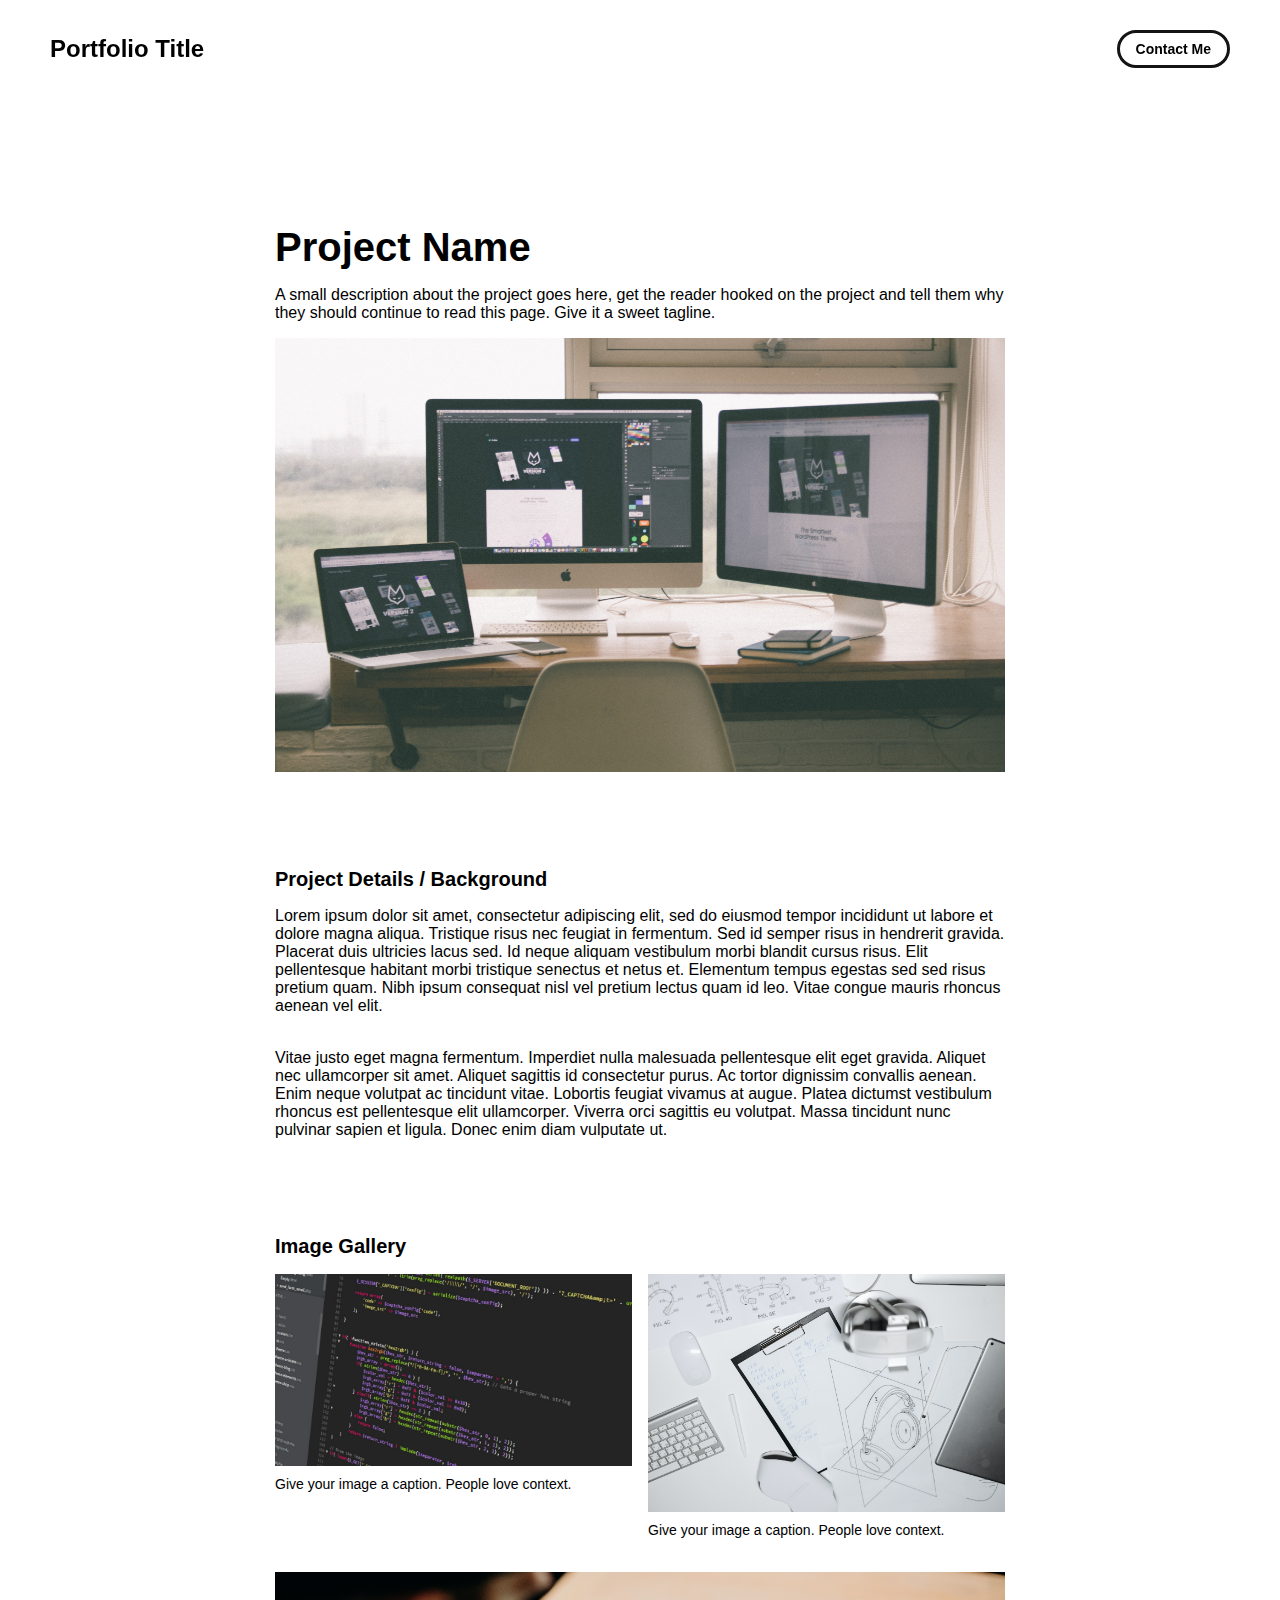
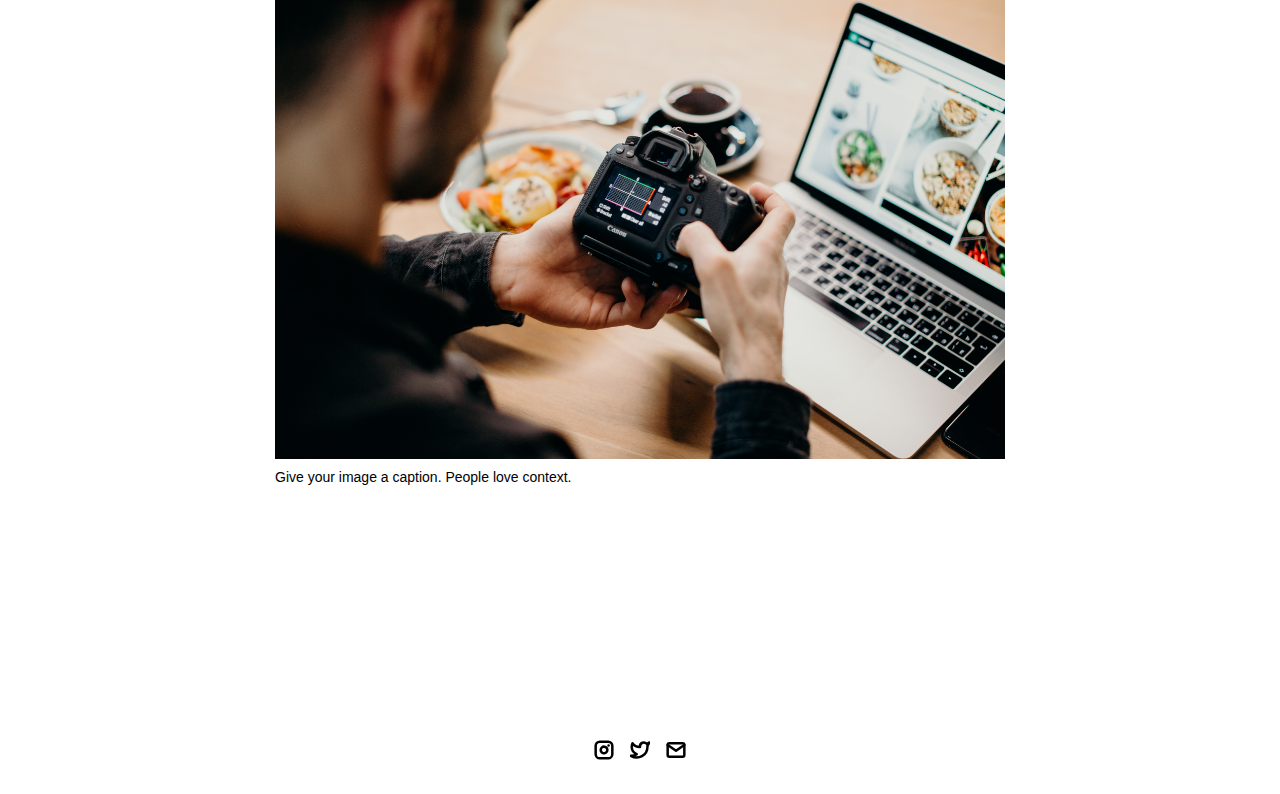
<file: project-pages/project-template.html>
<!-- 
  IMPORTANT! 
  
  Keep this file unchanged to use as a template for all future project pages. 

  For every new project you add to your portfolio, make a copy of this file in the
  'project-pages' folder with a name related to the project.
-->


<!DOCTYPE html>
<html lang="en">
	<head>
		<meta charset="utf-8">
    <!-- 
      TODO

      Upload your Unemployable (or whatever photo you like) to the assets/images folder
      and change the name of the image below to match the uploaded one

      Change the title in the <title> tag to whatever you would like the title of your portfolio to be

      This should be the same across all pages.
     -->
     <link rel="icon" href="../assets/images/1311.png" />
     <title>Unemployables Portfolio</title>
    <meta name="description" content="A portfolio template for the Unemployables community.">
    <meta name="viewport" content="width=device-width, initial-scale=1" />

		<link rel="stylesheet" href="../css/layout.css">
    <link rel="stylesheet" href="../css/typography.css">
    <link rel="stylesheet" href="../css/utilities.css">

		<script defer src="../js/script.js"></script>
	</head>
	<body>
    <!-- NAVBAR -->
    <div class="navbar">
      <a class="nav-title-link" href="../index.html">
        <!-- 
          TODO - Change the "Portfolio Title" to whatever you want displayed in the top left

          (this should be the same across all pages)
         -->
        <span class="nav-title">Portfolio Title</span>
        <!-- 
          TODO - Change the email after 'mailto:' to your email address for contact 
        
          (this should be the same across all pages)
        -->
        <a class="button" href="mailto:whitevans.eth@gmail.com">
          <span class="button-text">Contact Me</span>
        </a>
      </a>
    </div>

    <!-- MAIN PAGE CONTENT -->
    <div id="main-content">

      <!-- PROJECT HEADER -->
      <div id="project-header">
          <!-- 
            TODO

            - Change the 'main-title' text to the name of your project
            - Change the 'body-text' text to a short and sweet description of your project (maybe the same as the one on the project card)
            - Change "desktop.jpeg" to the image filename you uploaded in the assets/images folder.
          -->
        <div class="main-title">Project Name</div>
        <div class="body-text">A small description about the project goes here, get the reader hooked on the project and tell them why they should continue to read this page. Give it a sweet tagline.</div>
        <image class="project-header-image" src="../assets/images/desktop.jpeg">
      </div>

      <!-- PROJECT DETAILS -->
      <!-- 
        TODO

        - Change the 'subheader-text' to whatever header you want for project details
        - Add paragraphs using the <div class="body-text"></div> elements in the "project-details-content"
      -->
      <div id="project-details">
        <div class="subheader-text">Project Details / Background</div>
        <div class="project-details-content">
          <div class="body-text">Lorem ipsum dolor sit amet, consectetur adipiscing elit, sed do eiusmod tempor incididunt ut labore et dolore magna aliqua. Tristique risus nec feugiat in fermentum. Sed id semper risus in hendrerit gravida. Placerat duis ultricies lacus sed. Id neque aliquam vestibulum morbi blandit cursus risus. Elit pellentesque habitant morbi tristique senectus et netus et. Elementum tempus egestas sed sed risus pretium quam. Nibh ipsum consequat nisl vel pretium lectus quam id leo. Vitae congue mauris rhoncus aenean vel elit.</div>
          <div class="body-text">Vitae justo eget magna fermentum. Imperdiet nulla malesuada pellentesque elit eget gravida. Aliquet nec ullamcorper sit amet. Aliquet sagittis id consectetur purus. Ac tortor dignissim convallis aenean. Enim neque volutpat ac tincidunt vitae. Lobortis feugiat vivamus at augue. Platea dictumst vestibulum rhoncus est pellentesque elit ullamcorper. Viverra orci sagittis eu volutpat. Massa tincidunt nunc pulvinar sapien et ligula. Donec enim diam vulputate ut.</div>
        </div>
      </div>

      <!-- IMAGE GALLERY -->
      <div id="project-gallery">
        <!-- TODO - Change the 'subheader-text' to whatever you want the Gallery section header to say -->
        <div class="subheader-text">Image Gallery</div>
        <div class="project-gallery-content">
            <!-- 
              TODO

              This is where the images in the gallery live. Here's a simple gallery image for you to copy:

              Full Width Image:

                <div class="gallery-image-container">
                  <img src="../assets/images/IMAGE_NAME" class="gallery-image">
                  <span class="image-caption">IMAGE_CAPTION</span>
                </div>

              Half Width Image: 

                <div class="gallery-image-container half-width">
                  <img src="../assets/images/IMAGE_NAME" class="gallery-image">
                  <span class="image-caption">IMAGE_CAPTION</span>
                </div>

              - To add an image to the this area, copy one of the above, paste it below this comment, and change the following:
                  - IMAGE_NAME: the name of the image file in assets/images
                  - IMAGE_CAPTION: to the caption of the image
            -->
            <div class="gallery-image-container half-width">
              <img src="../assets/images/code.jpeg" class="gallery-image">
              <span class="image-caption">Give your image a caption. People love context.</span>
            </div>
            <div class="gallery-image-container half-width">
              <img src="../assets/images/sketchbook.jpeg" class="gallery-image">
              <span class="image-caption">Give your image a caption. People love context.</span>
            </div>
            <div class="gallery-image-container">
              <img src="../assets/images/camera.jpeg" class="gallery-image">
              <span class="image-caption">Give your image a caption. People love context.</span>
            </div>
        </div>
      </div>
    </div>

    <!-- FOOTER -->
    <div id="footer">
      <!-- 
        TODO - Change href to your Instagram account (can also delete entire "a" element if no Instagram) 

        This should be the same across all pages.
      -->
      <a class="icon-link" target="_blank" href="https://twitter.com/whitevans_eth">
        <image src="../assets/icons/instagram.svg" class="footer-icon"/>
      </a>
      <!-- 
        TODO - Change href to your Twitter account (can also delete entire "a" element if no Twitter) 
      
        This should be the same across all pages.
      -->
      <a class="icon-link" target="_blank" href="https://twitter.com/whitevans_eth">
        <image src="../assets/icons/twitter.svg" class="footer-icon"/>
      </a>
      <!-- 
        TODO - Change the email after "mailto" to your contact email 
      
        This should be the same across all pages.
      -->
      <a class="icon-link" href="mailto:whitevans.eth@gmail.com">
        <image src="../assets/icons/mail.svg" class="footer-icon"/>
      </a>
    </div>

	</body>
</html>
</file>
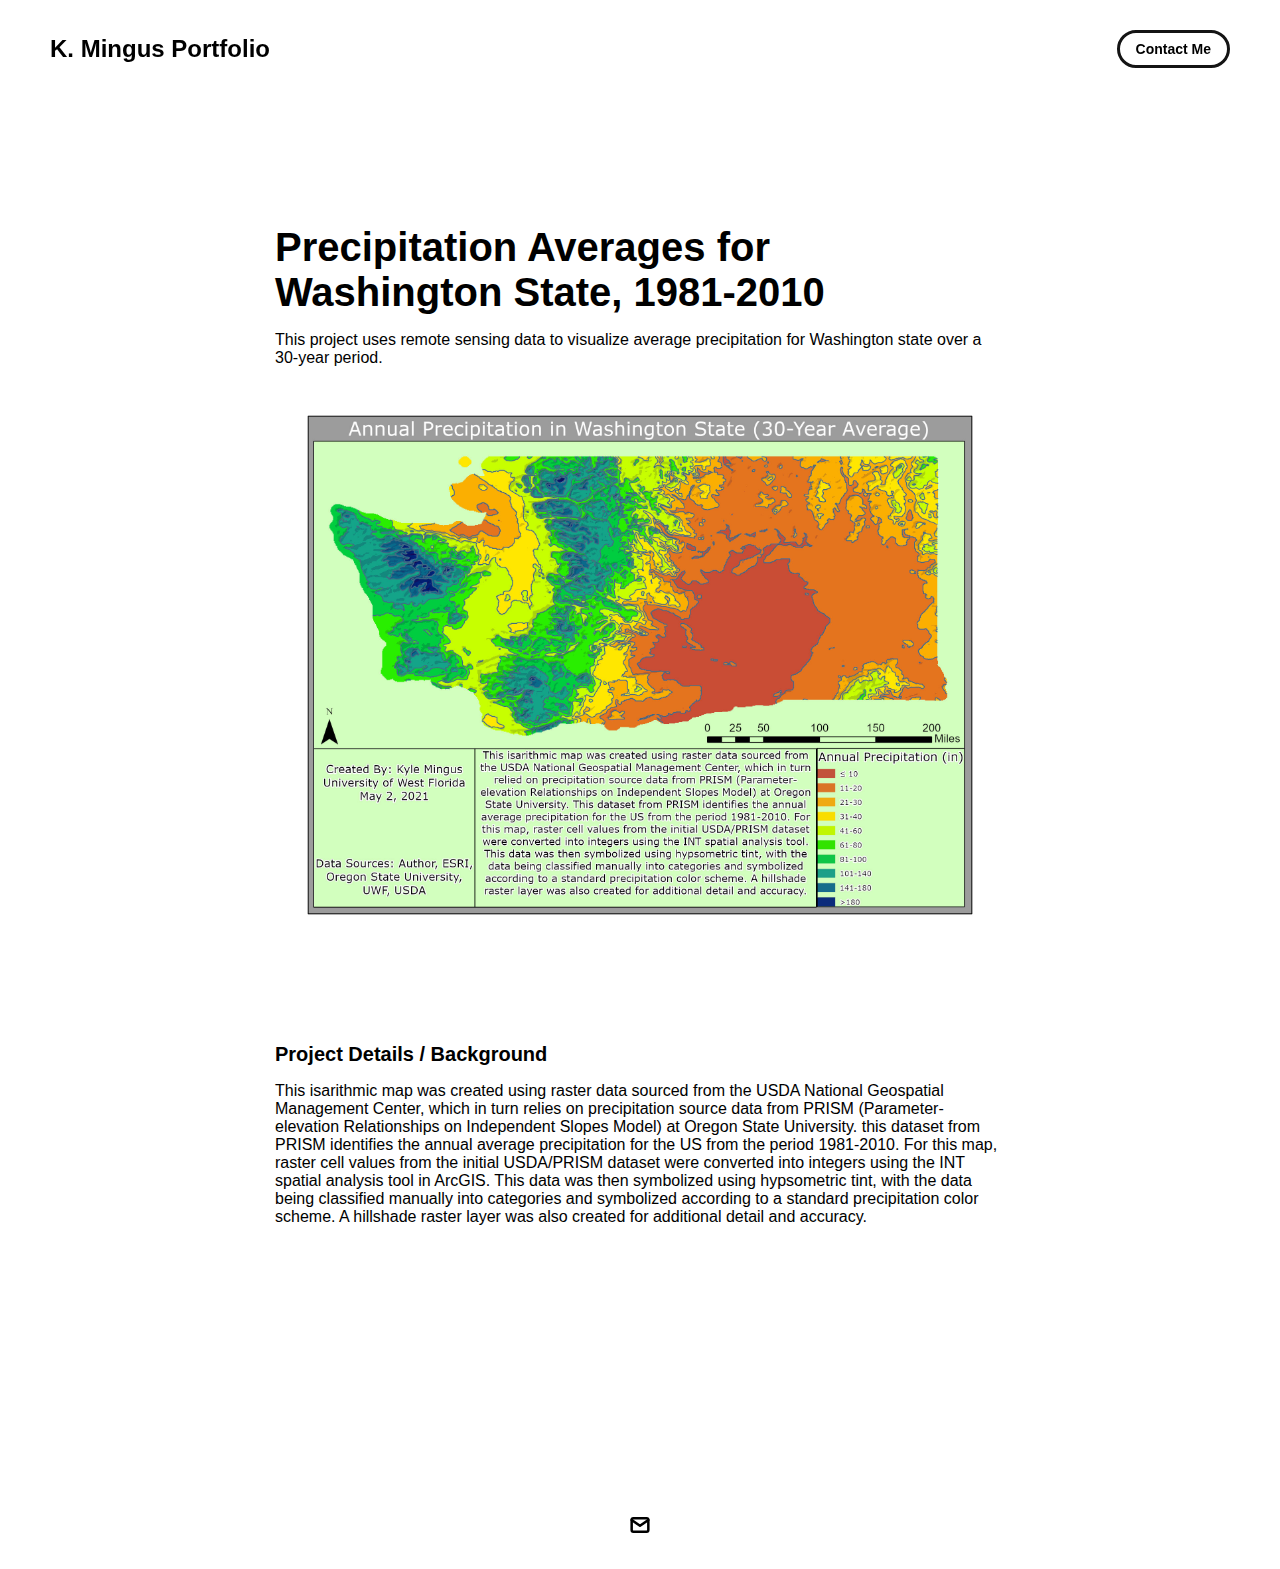
<file: project-pages/washington_precip_map.html>
<!-- 
  IMPORTANT! 
  
  Keep this file unchanged to use as a template for all future project pages. 

  For every new project you add to your portfolio, make a copy of this file in the
  'project-pages' folder with a name related to the project.
-->


<!DOCTYPE html>
<html lang="en">
	<head>
		<meta charset="utf-8">
    <!-- 
      TODO

      Upload your Unemployable (or whatever photo you like) to the assets/images folder
      and change the name of the image below to match the uploaded one

      Change the title in the <title> tag to whatever you would like the title of your portfolio to be

      This should be the same across all pages.
     -->
     <link rel="icon" href="../assets/images/1311.png" />
     <title>Kyle Mingus Portfolio</title>
    <meta name="description" content="A portfolio template for the Unemployables community.">
    <meta name="viewport" content="width=device-width, initial-scale=1" />

		<link rel="stylesheet" href="../css/layout.css">
    <link rel="stylesheet" href="../css/typography.css">
    <link rel="stylesheet" href="../css/utilities.css">

		<script defer src="../js/script.js"></script>
	</head>
	<body>
    <!-- NAVBAR -->
    <div class="navbar">
      <a class="nav-title-link" href="../index.html">
        <!-- 
          TODO - Change the "Portfolio Title" to whatever you want displayed in the top left

          (this should be the same across all pages)
         -->
        <span class="nav-title">K. Mingus Portfolio</span>
        <!-- 
          TODO - Change the email after 'mailto:' to your email address for contact 
        
          (this should be the same across all pages)
        -->
        <a class="button" href="mailto:kyle.mingus@gmail.com">
          <span class="button-text">Contact Me</span>
        </a>
      </a>
    </div>

    <!-- MAIN PAGE CONTENT -->
    <div id="main-content">

      <!-- PROJECT HEADER -->
      <div id="project-header">
          <!-- 
            TODO

            - Change the 'main-title' text to the name of your project
            - Change the 'body-text' text to a short and sweet description of your project (maybe the same as the one on the project card)
            - Change "desktop.jpeg" to the image filename you uploaded in the assets/images folder.
          -->
        <div class="main-title">Precipitation Averages for Washington State, 1981-2010</div>
        <div class="body-text">This project uses remote sensing data to visualize average precipitation for Washington state over a 30-year period.</div>
        <image class="project-header-image" src="../assets/images/WA.jpg">
      </div>

      <!-- PROJECT DETAILS -->
      <!-- 
        TODO

        - Change the 'subheader-text' to whatever header you want for project details
        - Add paragraphs using the <div class="body-text"></div> elements in the "project-details-content"
      -->
      <div id="project-details">
        <div class="subheader-text">Project Details / Background</div>
        <div class="project-details-content">
          <div class="body-text">This isarithmic map was created using raster data sourced from the USDA National Geospatial Management Center, which in turn relies on precipitation source data from PRISM (Parameter-elevation Relationships on Independent Slopes Model) at Oregon State University. this dataset from PRISM identifies the annual average precipitation for the US from the period 1981-2010. For this map, raster cell values from the initial USDA/PRISM dataset were converted into integers using the INT spatial analysis tool in ArcGIS. This data was then symbolized using hypsometric tint, with the data being classified manually into categories and symbolized according to a standard precipitation color scheme. A hillshade raster layer was also created for additional detail and accuracy.</div>
          <div class="body-text"></div>
        </div>
      </div>

      <!-- IMAGE GALLERY -->
     
        <!-- TODO - Change the 'subheader-text' to whatever you want the Gallery section header to say -->
        
            <!-- 
              TODO

              This is where the images in the gallery live. Here's a simple gallery image for you to copy:

              Full Width Image:

                <div class="gallery-image-container">
                  <img src="../assets/images/IMAGE_NAME" class="gallery-image">
                  <span class="image-caption">IMAGE_CAPTION</span>
                </div>

              Half Width Image: 

                <div class="gallery-image-container half-width">
                  <img src="../assets/images/IMAGE_NAME" class="gallery-image">
                  <span class="image-caption">IMAGE_CAPTION</span>
                </div>

              - To add an image to the this area, copy one of the above, paste it below this comment, and change the following:
                  - IMAGE_NAME: the name of the image file in assets/images
                  - IMAGE_CAPTION: to the caption of the image
            -->
          
        </div>
      </div>
    </div>

    <!-- FOOTER -->
    <div id="footer">
      <!-- 
        TODO - Change href to your Instagram account (can also delete entire "a" element if no Instagram) 

        This should be the same across all pages.
      -->
     
      <!-- 
        TODO - Change href to your Twitter account (can also delete entire "a" element if no Twitter) 
      
        This should be the same across all pages.
      -->

      <!-- 
        TODO - Change the email after "mailto" to your contact email 
      
        This should be the same across all pages.
      -->
      <a class="icon-link" href="mailto:kyle.mingus@gmail.com">
        <image src="../assets/icons/mail.svg" class="footer-icon"/>
      </a>
    </div>

	</body>
</html>
</file>
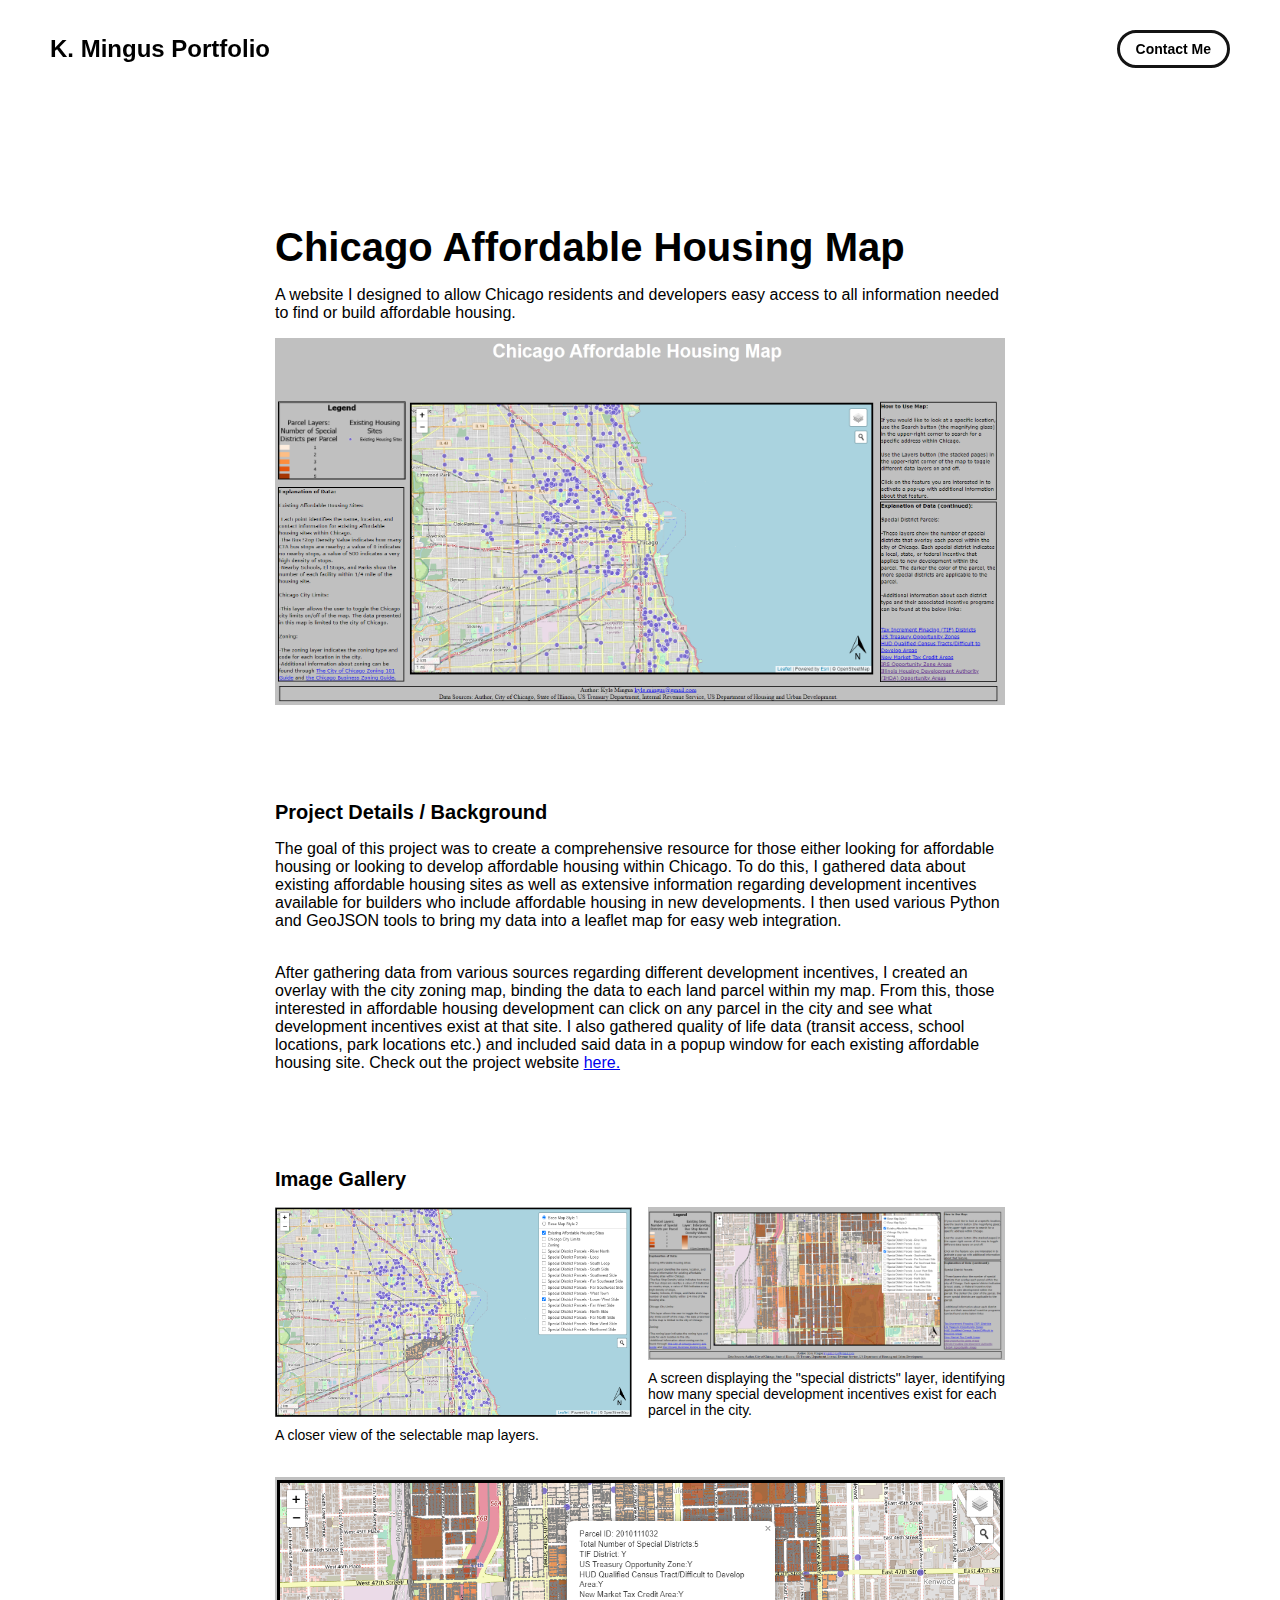
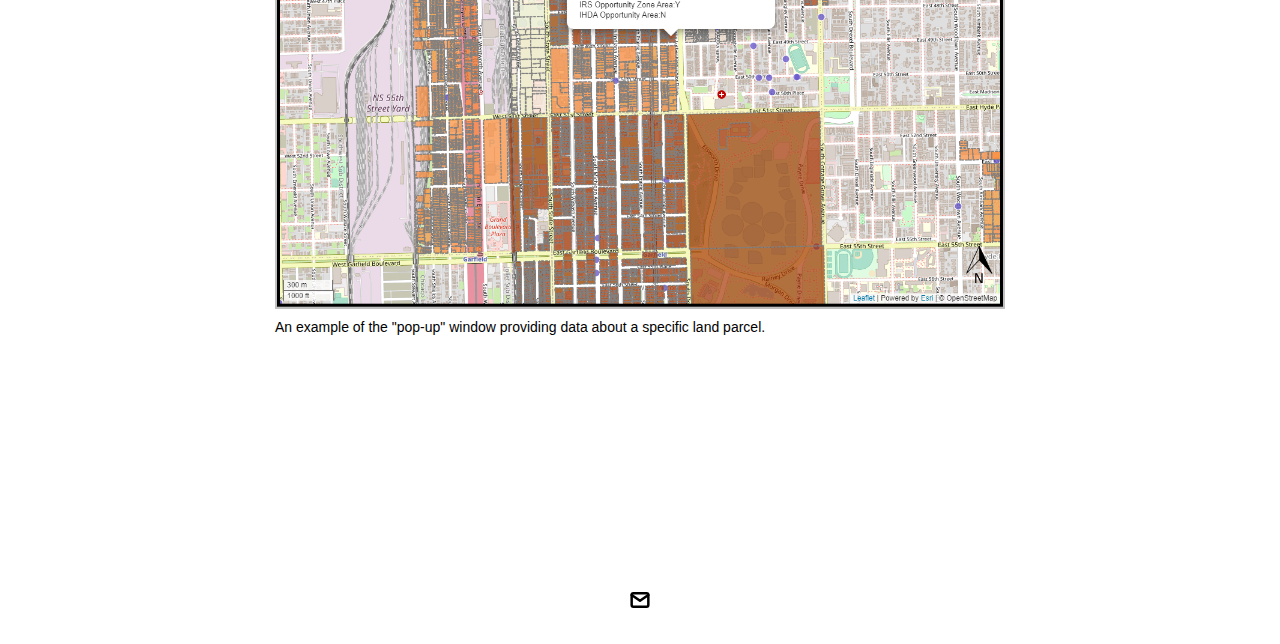
<file: GISPortfolio/project-pages/chicago_affordable_housing.html>
<!-- 
  IMPORTANT! 
  
  Keep this file unchanged to use as a template for all future project pages. 

  For every new project you add to your portfolio, make a copy of this file in the
  'project-pages' folder with a name related to the project.
-->


<!DOCTYPE html>
<html lang="en">
	<head>
		<meta charset="utf-8">
    <!-- 
      TODO

      Upload your Unemployable (or whatever photo you like) to the assets/images folder
      and change the name of the image below to match the uploaded one

      Change the title in the <title> tag to whatever you would like the title of your portfolio to be

      This should be the same across all pages.
     -->
     <link rel="icon" href="../assets/images/1311.png" />
     <title>Kyle Mingus Portfolio</title>
    <meta name="description" content="A portfolio template for the Unemployables community.">
    <meta name="viewport" content="width=device-width, initial-scale=1" />

		<link rel="stylesheet" href="../css/layout.css">
    <link rel="stylesheet" href="../css/typography.css">
    <link rel="stylesheet" href="../css/utilities.css">

		<script defer src="../js/script.js"></script>
	</head>
	<body>
    <!-- NAVBAR -->
    <div class="navbar">
      <a class="nav-title-link" href="../index.html">
        <!-- 
          TODO - Change the "Portfolio Title" to whatever you want displayed in the top left

          (this should be the same across all pages)
         -->
        <span class="nav-title">K. Mingus Portfolio</span>
        <!-- 
          TODO - Change the email after 'mailto:' to your email address for contact 
        
          (this should be the same across all pages)
        -->
        <a class="button" href="mailto:kyle.mingus@gmail.com">
          <span class="button-text">Contact Me</span>
        </a>
      </a>
    </div>

    <!-- MAIN PAGE CONTENT -->
    <div id="main-content">

      <!-- PROJECT HEADER -->
      <div id="project-header">
          <!-- 
            TODO

            - Change the 'main-title' text to the name of your project
            - Change the 'body-text' text to a short and sweet description of your project (maybe the same as the one on the project card)
            - Change "desktop.jpeg" to the image filename you uploaded in the assets/images folder.
          -->
        <div class="main-title">Chicago Affordable Housing Map</div>
        <div class="body-text">A website I designed to allow Chicago residents and developers easy access to all information needed to find or build affordable housing.</div>
        <image class="project-header-image" src="../assets/images/finalmap1b.PNG">
      </div>

      <!-- PROJECT DETAILS -->
      <!-- 
        TODO

        - Change the 'subheader-text' to whatever header you want for project details
        - Add paragraphs using the <div class="body-text"></div> elements in the "project-details-content"
      -->
      <div id="project-details">
        <div class="subheader-text">Project Details / Background</div>
        <div class="project-details-content">
          <div class="body-text">The goal of this project was to create a comprehensive resource for those either looking for affordable housing or looking to develop affordable housing within Chicago. To do this, I gathered data about existing affordable housing sites as well as extensive information regarding development incentives available for builders who include affordable housing in new developments. I then used various Python and GeoJSON tools to bring my data into a leaflet map for easy web integration.</div>
          <div class="body-text">After gathering data from various sources regarding different development incentives, I created an overlay with the city zoning map, binding the data to each land parcel within my map. From this, those interested in affordable housing development can click on any parcel in the city and see what development incentives exist at that site. I also gathered quality of life data (transit access, school locations, park locations etc.) and included said data in a popup window for each existing affordable housing site. Check out the project website <a href="https://kmingus.github.io" target="_blank">here.</a></div>
        </div>
      </div>

      <!-- IMAGE GALLERY -->
      <div id="project-gallery">
        <!-- TODO - Change the 'subheader-text' to whatever you want the Gallery section header to say -->
        <div class="subheader-text">Image Gallery</div>
        <div class="project-gallery-content">
            <!-- 
              TODO

              This is where the images in the gallery live. Here's a simple gallery image for you to copy:

              Full Width Image:

                <div class="gallery-image-container">
                  <img src="../assets/images/IMAGE_NAME" class="gallery-image">
                  <span class="image-caption">IMAGE_CAPTION</span>
                </div>

              Half Width Image: 

                <div class="gallery-image-container half-width">
                  <img src="../assets/images/IMAGE_NAME" class="gallery-image">
                  <span class="image-caption">IMAGE_CAPTION</span>
                </div>

              - To add an image to the this area, copy one of the above, paste it below this comment, and change the following:
                  - IMAGE_NAME: the name of the image file in assets/images
                  - IMAGE_CAPTION: to the caption of the image
            -->
            <div class="gallery-image-container half-width">
              <img src="../assets/images/finalmap2.PNG" class="gallery-image">
              <span class="image-caption">A closer view of the selectable map layers.</span>
            </div>
            <div class="gallery-image-container half-width">
              <img src="../assets/images/finalmap4.PNG" class="gallery-image">
              <span class="image-caption">A screen displaying the "special districts" layer, identifying how many special development incentives exist for each parcel in the city.</span>
            </div>
            <div class="gallery-image-container">
              <img src="../assets/images/finalmap5.PNG" class="gallery-image">
              <span class="image-caption">An example of the "pop-up" window providing data about a specific land parcel.</span>
            </div>
        </div>
      </div>
    </div>

    <!-- FOOTER -->
    <div id="footer">
      <!-- 
        TODO - Change href to your Instagram account (can also delete entire "a" element if no Instagram) 

        This should be the same across all pages.
      -->
      
      <!-- 
        TODO - Change href to your Twitter account (can also delete entire "a" element if no Twitter) 
      
        This should be the same across all pages.
      -->
      
      <!-- 
        TODO - Change the email after "mailto" to your contact email 
      
        This should be the same across all pages.
      -->
      <a class="icon-link" href="mailto:kyle.mingus@gmail.com">
        <image src="../assets/icons/mail.svg" class="footer-icon"/>
      </a>
    </div>

	</body>
</html>
</file>
<file: css/layout.css>
* {
  box-sizing: border-box;
}

html {
  text-size-adjust: none;
  -webkit-text-size-adjust: none;
  -moz-text-size-adjust: none;
  -ms-text-size-adjust: none;
}

body {
  margin: 0;
  -webkit-font-smoothing: antialiased;
  -moz-osx-font-smoothing: grayscale;
}




/* Main Page Layout */

#main-content {
  margin: 225px 425px;
  display: flex;
  flex-direction: column;
  gap: 96px;
}




/* Portfolio Header */

#portfolio-header {
  display: flex;
  gap: 20px;
  align-items: center;
}

#portfolio-header-image-container {
  display: flex;
  flex-direction: column;
  gap: 10px;
  flex-basis: 50%;
}

.portfolio-header-image {
  width: 100%;
  height: auto;
}

#portfolio-header-text-container {
  display: flex;
  flex-direction: column;
  gap: 34px;
  flex-basis: 50%;
}




/* About Section */

#about-section {
  display: flex;
  flex-direction: column;
  gap: 16px;
}

.about-section-content {
  display: flex;
  flex-direction: column;
  gap: 34px;
}




/* Project Section */

#my-work-section {
  display: flex;
  flex-direction: column;
  gap: 16px;
}

.projects-container {
  display: flex;
  gap: 34px 16px;
  flex-wrap: wrap;
}

    /* Project Cards */

    .project-card {
      max-width: calc((100% - 32px) / 3);
      display: flex;
      flex-direction: column;
      gap: 34px;
    }

    .project-card-text-container {
      flex-direction: column;
      display: flex;
      gap: 16px
    }

    .project-image {
      width: 100%;
      height: 200px;
      object-fit: cover;
      object-position: center;
    }




/* Project Pages */

#project-header {
  display: flex;
  flex-direction: column;
  gap: 16px;
}

.project-header-image {
  width: 100%;
  height: auto;
}

#project-details {
  display: flex;
  flex-direction: column;
  gap: 16px;
}

.project-details-content {
  display: flex;
  flex-direction: column;
  gap: 34px;
}

    /* Project Gallery */

    #project-gallery {
      display: flex;
      flex-direction: column;
      gap: 16px;
    }

    .project-gallery-content {
      display: flex;
      flex-wrap: wrap;
      gap: 34px 16px;
    }

    .gallery-image-container {
      width: 100%;
      display: flex;
      flex-direction: column;
      gap: 10px;
    }

    .gallery-image-container.half-width {
      width: calc((100% - 16px) / 2);
    }

    .gallery-image {
      width: 100%;
      height: auto;
    }


/* Extra Extra large devices (large laptops and desktops, 1200px and below) */
@media only screen and (max-width: 1600px) {
  #main-content {
    margin: 225px 275px;
  }
}

/* Extra large devices (large laptops and desktops, 1200px and below) */
@media only screen and (max-width: 1200px) {
  #main-content {
    margin: 225px 175px;
  }
}

/* Large devices (laptops/desktops, 1000px and below) */
@media only screen and (max-width: 1000px) {
  #main-content {
    margin: 225px 75px;
  }
}

/* Small devices (portrait tablets and large phones, 800px and below) */
@media only screen and (max-width: 800px) {
  #main-content {
    margin: 150px 50px;
  }

  #portfolio-header {
    flex-direction: column;
  }

  .project-card {
    max-width: calc((100% - 16px) / 2);
  }
}

/* Small devices (portrait tablets and large phones, 600px and below) */
@media only screen and (max-width: 600px) {
  #main-content {
    margin: 125px 20px;
  }

  .project-card {
    max-width: 100%;
  }
}
</file>
<file: css/typography.css>
body {
  font-family: "Helvetica Neue", Helvetica, Arial, sans-serif;
}

.nav-title {
  font-weight: 700;
  font-size: 24px;
}

.button-text {
  font-size: 14px;
  font-weight: 700;
}

.image-caption {
  font-size: 14px;
  font-weight: 500;
}

.main-title {
  font-size: 40px;
  font-weight: 700;
}

.subheader-text {
  font-size: 20px;
  font-weight: 700;
}

.body-text {
  font-size: 16px;
  font-weight: 500;
}

.project-card-text {
  overflow: hidden;
  text-overflow: ellipsis;
  display: -webkit-box;
  -webkit-line-clamp: 4;
  -webkit-box-orient: vertical;
}

.project-title {
  overflow: hidden;
  text-overflow: ellipsis;
  display: -webkit-box;
  -webkit-line-clamp: 1;
  -webkit-box-orient: vertical;
}
</file>
<file: css/utilities.css>
/* Icons */

.right-arrow-icon {
  width: 16px;
  height: 16px;
  margin-top: 1px;
}

.footer-icon {
  width: 20px;
  height: 20px;
}

a.icon-link {
  transition: transform 200ms ease-in-out;
}

a.icon-link:hover {
  cursor: pointer;
  stroke-width: 5;
  margin: 0;
  transform: rotate(15deg);
}


/* Navbar Styling */

.navbar {
  width: 100%;
  padding: 30px 50px;
  display: flex;
  justify-content: space-between;
  align-items: center;
  position: fixed;
  top: 0;
  left: 0;
}

.nav-title-link {
  color: black;
  text-decoration: none;
}

.nav-title-link:hover {
  text-decoration: underline;
}

/* Small devices (portrait tablets and large phones, 800px and below) */
@media only screen and (max-width: 800px) {
  .navbar {
    padding: 20px 20px;
    background-color: white
  }
}


/* Button Styling */

a.button {
  padding: 8px 16px;
  border: 3px solid #141414;
  border-radius: 50px;
  color: black;
  text-decoration: none;
  width: fit-content;
  display: flex;
  gap: 5px;
  align-items: center;
}

a.button:hover {
  text-decoration: underline;
  text-decoration-thickness: 2px;
  cursor: pointer;
}


/* Footer Styling */

#footer {
  width: 100%;
  display: flex;
  padding: 30px 50px;
  justify-content: center;
  align-items: center;
  gap: 16px;
}

/* Link Styling */
a.no-underline {
  text-decoration: none;
  color: black
}

a.no-underline:hover {
  text-decoration: underline;
  cursor: pointer;
}

/* Small devices (portrait tablets and large phones, 800px and below) */
@media only screen and (max-width: 800px) {
  #footer {
    padding: 20px 20px;
  }
}
</file>
<file: GISPortfolio/css/layout.css>
* {
  box-sizing: border-box;
}

html {
  text-size-adjust: none;
  -webkit-text-size-adjust: none;
  -moz-text-size-adjust: none;
  -ms-text-size-adjust: none;
}

body {
  margin: 0;
  -webkit-font-smoothing: antialiased;
  -moz-osx-font-smoothing: grayscale;
}




/* Main Page Layout */

#main-content {
  margin: 225px 425px;
  display: flex;
  flex-direction: column;
  gap: 96px;
}




/* Portfolio Header */

#portfolio-header {
  display: flex;
  gap: 20px;
  align-items: center;
}

#portfolio-header-image-container {
  display: flex;
  flex-direction: column;
  gap: 10px;
  flex-basis: 50%;
}

.portfolio-header-image {
  width: 100%;
  height: auto;
}

#portfolio-header-text-container {
  display: flex;
  flex-direction: column;
  gap: 34px;
  flex-basis: 50%;
}




/* About Section */

#about-section {
  display: flex;
  flex-direction: column;
  gap: 16px;
}

.about-section-content {
  display: flex;
  flex-direction: column;
  gap: 34px;
}




/* Project Section */

#my-work-section {
  display: flex;
  flex-direction: column;
  gap: 16px;
}

.projects-container {
  display: flex;
  gap: 34px 16px;
  flex-wrap: wrap;
}

    /* Project Cards */

    .project-card {
      max-width: calc((100% - 32px) / 3);
      display: flex;
      flex-direction: column;
      gap: 34px;
    }

    .project-card-text-container {
      flex-direction: column;
      display: flex;
      gap: 16px
    }

    .project-image {
      width: 100%;
      height: 200px;
      object-fit: cover;
      object-position: center;
    }




/* Project Pages */

#project-header {
  display: flex;
  flex-direction: column;
  gap: 16px;
}

.project-header-image {
  width: 100%;
  height: auto;
}

#project-details {
  display: flex;
  flex-direction: column;
  gap: 16px;
}

.project-details-content {
  display: flex;
  flex-direction: column;
  gap: 34px;
}

    /* Project Gallery */

    #project-gallery {
      display: flex;
      flex-direction: column;
      gap: 16px;
    }

    .project-gallery-content {
      display: flex;
      flex-wrap: wrap;
      gap: 34px 16px;
    }

    .gallery-image-container {
      width: 100%;
      display: flex;
      flex-direction: column;
      gap: 10px;
    }

    .gallery-image-container.half-width {
      width: calc((100% - 16px) / 2);
    }

    .gallery-image {
      width: 100%;
      height: auto;
    }


/* Extra Extra large devices (large laptops and desktops, 1200px and below) */
@media only screen and (max-width: 1600px) {
  #main-content {
    margin: 225px 275px;
  }
}

/* Extra large devices (large laptops and desktops, 1200px and below) */
@media only screen and (max-width: 1200px) {
  #main-content {
    margin: 225px 175px;
  }
}

/* Large devices (laptops/desktops, 1000px and below) */
@media only screen and (max-width: 1000px) {
  #main-content {
    margin: 225px 75px;
  }
}

/* Small devices (portrait tablets and large phones, 800px and below) */
@media only screen and (max-width: 800px) {
  #main-content {
    margin: 150px 50px;
  }

  #portfolio-header {
    flex-direction: column;
  }

  .project-card {
    max-width: calc((100% - 16px) / 2);
  }
}

/* Small devices (portrait tablets and large phones, 600px and below) */
@media only screen and (max-width: 600px) {
  #main-content {
    margin: 125px 20px;
  }

  .project-card {
    max-width: 100%;
  }
}
</file>
<file: GISPortfolio/css/typography.css>
body {
  font-family: "Helvetica Neue", Helvetica, Arial, sans-serif;
}

.nav-title {
  font-weight: 700;
  font-size: 24px;
}

.button-text {
  font-size: 14px;
  font-weight: 700;
}

.image-caption {
  font-size: 14px;
  font-weight: 500;
}

.main-title {
  font-size: 40px;
  font-weight: 700;
}

.subheader-text {
  font-size: 20px;
  font-weight: 700;
}

.body-text {
  font-size: 16px;
  font-weight: 500;
}

.project-card-text {
  overflow: hidden;
  text-overflow: ellipsis;
  display: -webkit-box;
  -webkit-line-clamp: 4;
  -webkit-box-orient: vertical;
}

.project-title {
  overflow: hidden;
  text-overflow: ellipsis;
  display: -webkit-box;
  -webkit-line-clamp: 1;
  -webkit-box-orient: vertical;
}
</file>
<file: GISPortfolio/css/utilities.css>
/* Icons */

.right-arrow-icon {
  width: 16px;
  height: 16px;
  margin-top: 1px;
}

.footer-icon {
  width: 20px;
  height: 20px;
}

a.icon-link {
  transition: transform 200ms ease-in-out;
}

a.icon-link:hover {
  cursor: pointer;
  stroke-width: 5;
  margin: 0;
  transform: rotate(15deg);
}


/* Navbar Styling */

.navbar {
  width: 100%;
  padding: 30px 50px;
  display: flex;
  justify-content: space-between;
  align-items: center;
  position: fixed;
  top: 0;
  left: 0;
}

.nav-title-link {
  color: black;
  text-decoration: none;
}

.nav-title-link:hover {
  text-decoration: underline;
}

/* Small devices (portrait tablets and large phones, 800px and below) */
@media only screen and (max-width: 800px) {
  .navbar {
    padding: 20px 20px;
    background-color: white
  }
}


/* Button Styling */

a.button {
  padding: 8px 16px;
  border: 3px solid #141414;
  border-radius: 50px;
  color: black;
  text-decoration: none;
  width: fit-content;
  display: flex;
  gap: 5px;
  align-items: center;
}

a.button:hover {
  text-decoration: underline;
  text-decoration-thickness: 2px;
  cursor: pointer;
}


/* Footer Styling */

#footer {
  width: 100%;
  display: flex;
  padding: 30px 50px;
  justify-content: center;
  align-items: center;
  gap: 16px;
}

/* Link Styling */
a.no-underline {
  text-decoration: none;
  color: black
}

a.no-underline:hover {
  text-decoration: underline;
  cursor: pointer;
}

/* Small devices (portrait tablets and large phones, 800px and below) */
@media only screen and (max-width: 800px) {
  #footer {
    padding: 20px 20px;
  }
}
</file>
